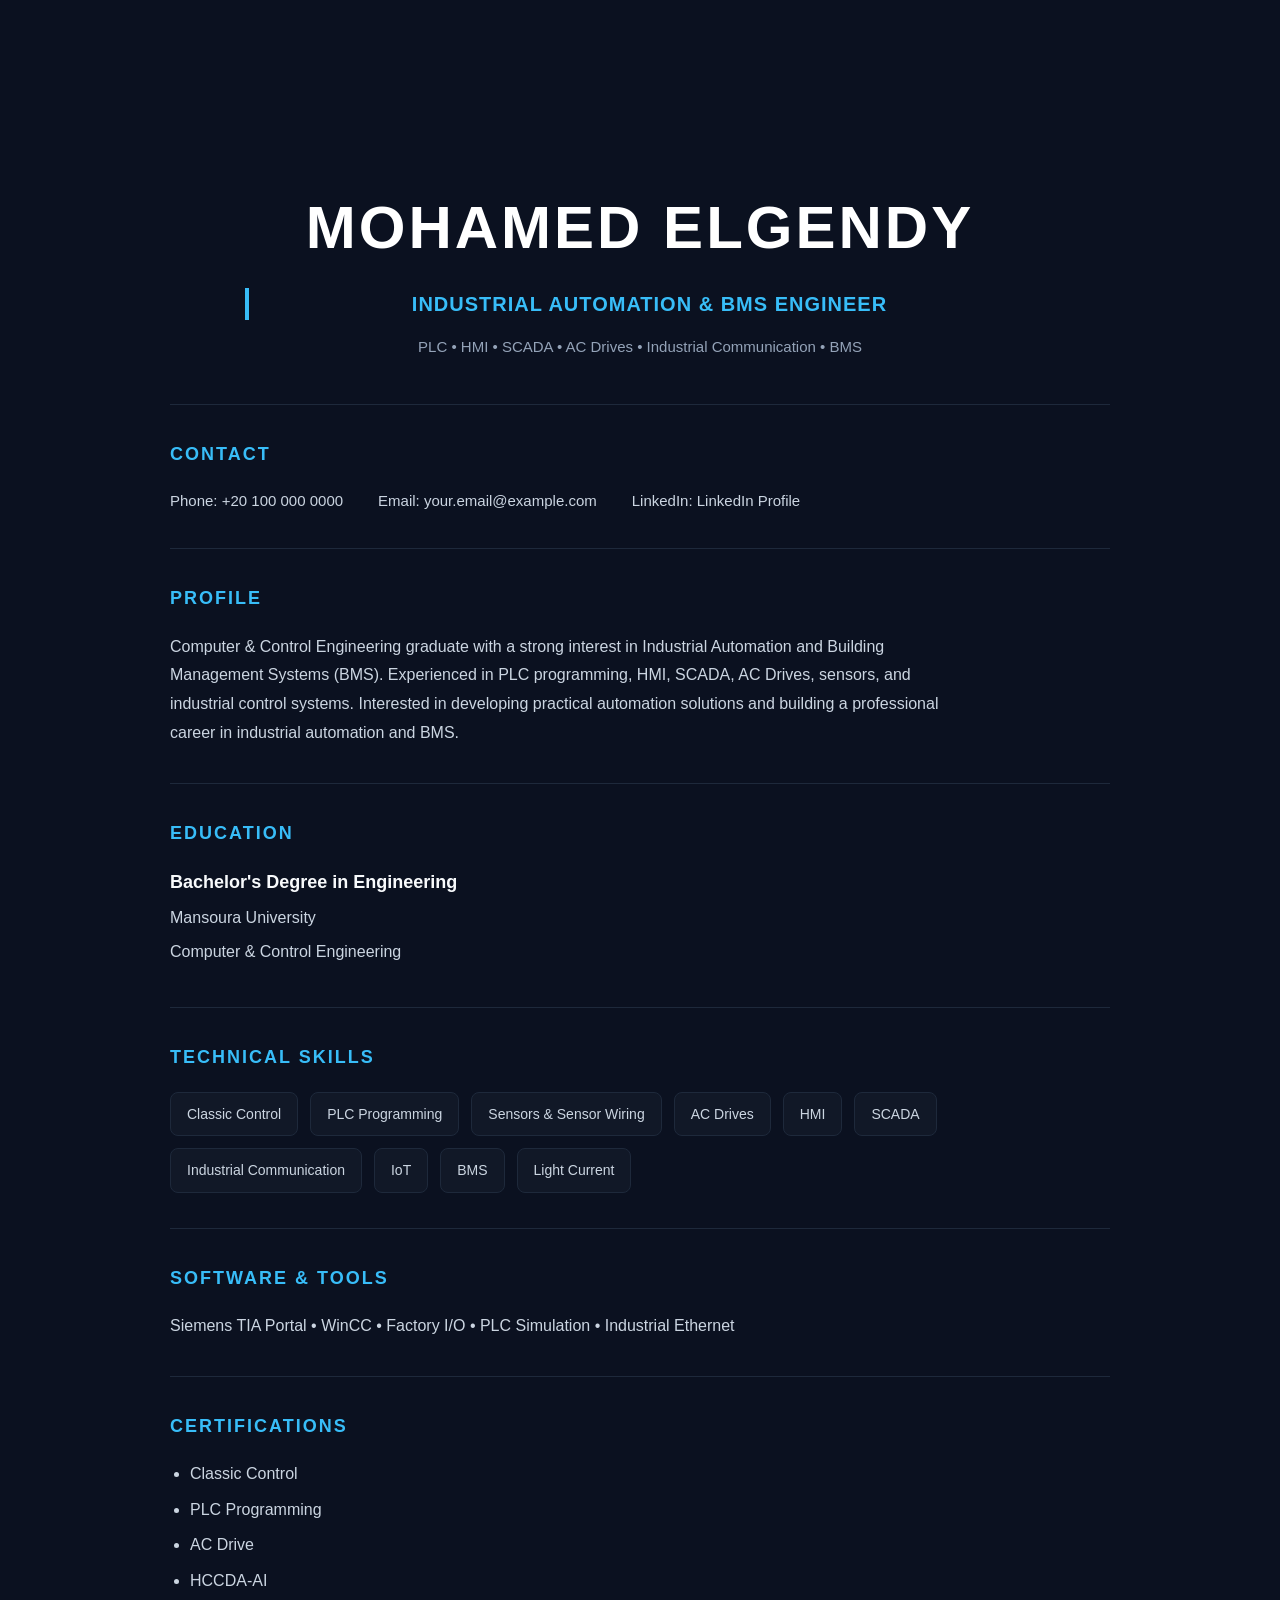
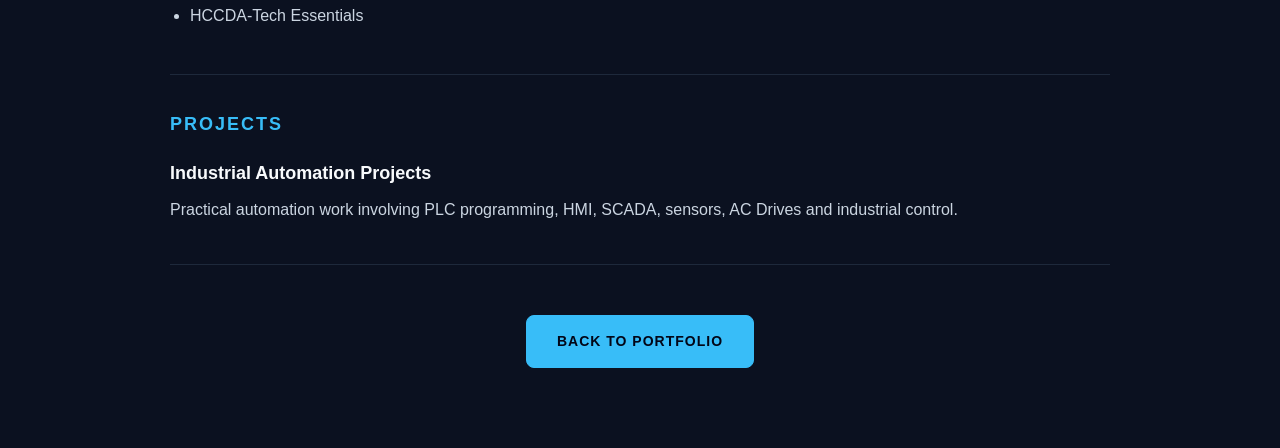
<file: cv.html>
<!DOCTYPE html>
<html lang="en">

<head>

    <meta charset="UTF-8">

    <meta name="viewport" content="width=device-width, initial-scale=1.0">

    <title>Mohamed ElGendy | CV</title>

    <link rel="stylesheet" href="style.css">

</head>


<body>

    <main class="cv-page">

        <!-- Header -->

        <section class="cv-header">

            <h1>
                MOHAMED ELGENDY
            </h1>

            <h2>
                INDUSTRIAL AUTOMATION & BMS ENGINEER
            </h2>

            <p>
                PLC • HMI • SCADA • AC Drives • Industrial Communication • BMS
            </p>

        </section>


        <!-- Contact -->

        <section class="cv-section">

            <h3>
                CONTACT
            </h3>

            <div class="cv-contact">

                <span>
                    Phone: +20 100 000 0000
                </span>

                <span>
                    Email: your.email@example.com
                </span>

                <span>
                    LinkedIn: LinkedIn Profile
                </span>

            </div>

        </section>


        <!-- Profile -->

        <section class="cv-section">

            <h3>
                PROFILE
            </h3>

            <p>
                Computer & Control Engineering graduate with a strong interest
                in Industrial Automation and Building Management Systems (BMS).
                Experienced in PLC programming, HMI, SCADA, AC Drives, sensors,
                and industrial control systems. Interested in developing
                practical automation solutions and building a professional
                career in industrial automation and BMS.
            </p>

        </section>


        <!-- Education -->

        <section class="cv-section">

            <h3>
                EDUCATION
            </h3>

            <div class="cv-item">

                <h4>
                    Bachelor's Degree in Engineering
                </h4>

                <p>
                    Mansoura University
                </p>

                <p>
                    Computer & Control Engineering
                </p>

            </div>

        </section>


        <!-- Technical Skills -->

        <section class="cv-section">

            <h3>
                TECHNICAL SKILLS
            </h3>

            <div class="cv-skills">

                <span>Classic Control</span>

                <span>PLC Programming</span>

                <span>Sensors & Sensor Wiring</span>

                <span>AC Drives</span>

                <span>HMI</span>

                <span>SCADA</span>

                <span>Industrial Communication</span>

                <span>IoT</span>

                <span>BMS</span>

                <span>Light Current</span>

            </div>

        </section>


        <!-- Software & Tools -->

        <section class="cv-section">

            <h3>
                SOFTWARE & TOOLS
            </h3>

            <p>
                Siemens TIA Portal • WinCC • Factory I/O • PLC Simulation
                • Industrial Ethernet
            </p>

        </section>


        <!-- Certifications -->

        <section class="cv-section">

            <h3>
                CERTIFICATIONS
            </h3>

            <ul>

                <li>
                    Classic Control
                </li>

                <li>
                    PLC Programming
                </li>

                <li>
                    AC Drive
                </li>

                <li>
                    HCCDA-AI
                </li>

                <li>
                    HCCDA-Tech Essentials
                </li>

            </ul>

        </section>


        <!-- Projects -->

        <section class="cv-section">

            <h3>
                PROJECTS
            </h3>

            <div class="cv-item">

                <h4>
                    Industrial Automation Projects
                </h4>

                <p>
                    Practical automation work involving PLC programming,
                    HMI, SCADA, sensors, AC Drives and industrial control.
                </p>

            </div>

        </section>


        <!-- Back -->

        <div class="cv-actions-page">

            <a href="index.html" class="cv-button">
                BACK TO PORTFOLIO
            </a>

        </div>

    </main>

</body>

</html>
</file>
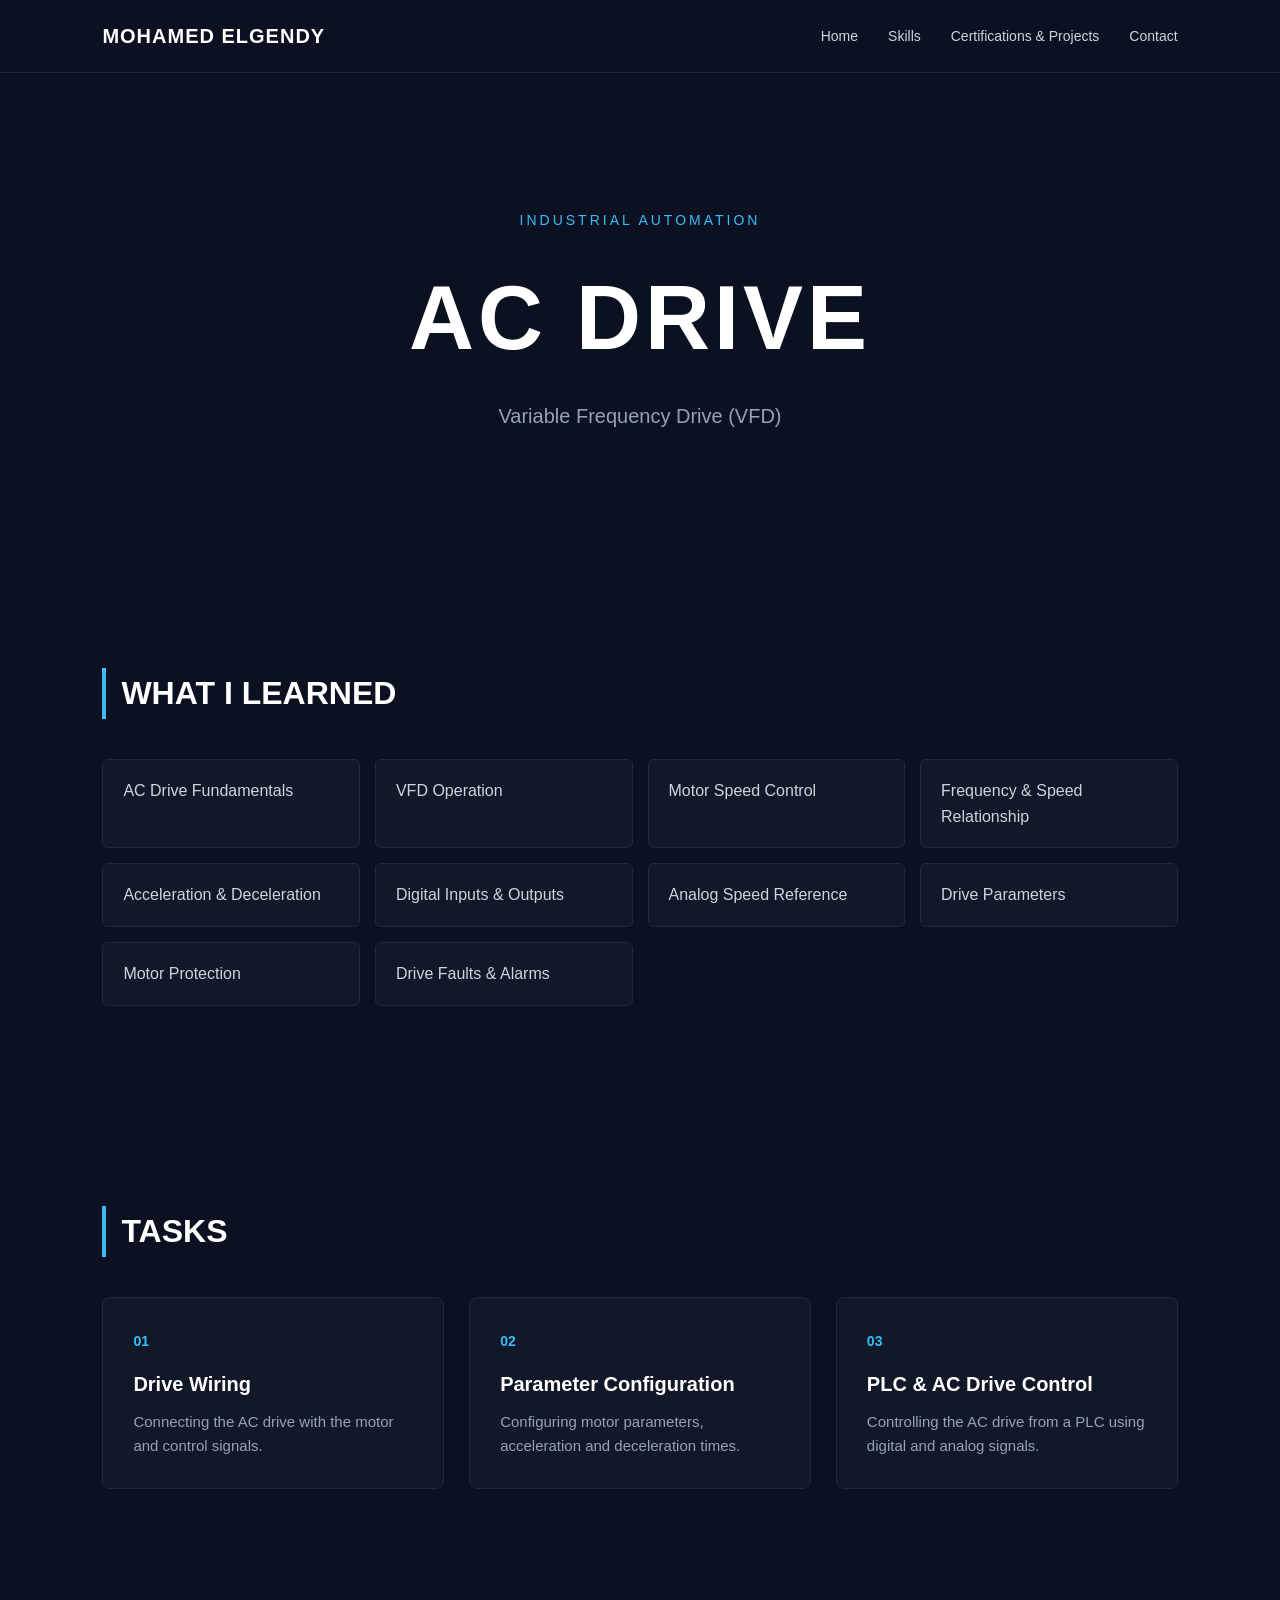
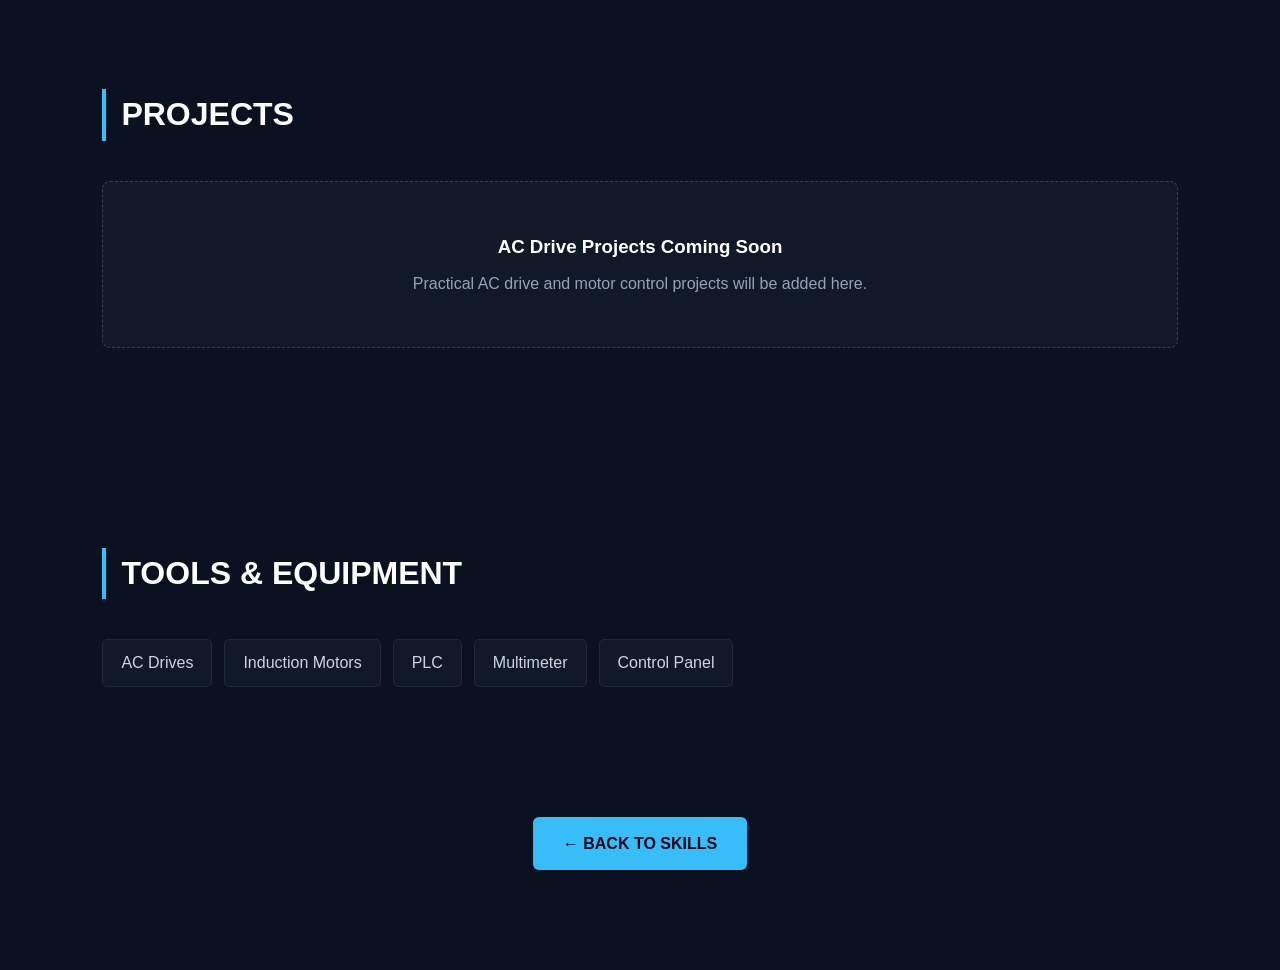
<file: skills/ac-drive.html>
<!DOCTYPE html>
<html lang="en">

<head>
    <meta charset="UTF-8">
    <meta name="viewport" content="width=device-width, initial-scale=1.0">

    <title>AC Drive | Mohamed ElGendy</title>

    <link rel="stylesheet" href="../style.css">
</head>

<body>

    <nav>

        <div class="logo">
            MOHAMED ELGENDY
        </div>

        <div class="nav-links">
            <a href="../index.html">Home</a>
            <a href="../index.html#skills">Skills</a>
            <a href="../index.html#projects">Certifications & Projects</a>

            <a href="../index.html#contact">Contact</a>
        </div>

    </nav>


    <!-- Skill Hero -->

    <header class="skill-hero">

        <p class="hero-small">
            INDUSTRIAL AUTOMATION
        </p>

        <h1>AC DRIVE</h1>

        <p>
            Variable Frequency Drive (VFD)
        </p>

    </header>


    <!-- What I Learned -->

    <section>

        <h2>WHAT I LEARNED</h2>

        <div class="learning-list">

            <div>AC Drive Fundamentals</div>

            <div>VFD Operation</div>

            <div>Motor Speed Control</div>

            <div>Frequency & Speed Relationship</div>

            <div>Acceleration & Deceleration</div>

            <div>Digital Inputs & Outputs</div>

            <div>Analog Speed Reference</div>

            <div>Drive Parameters</div>

            <div>Motor Protection</div>

            <div>Drive Faults & Alarms</div>

        </div>

    </section>


    <!-- Tasks -->

    <section>

        <h2>TASKS</h2>

        <div class="task-container">

            <div class="task-card">

                <span>01</span>

                <h3>Drive Wiring</h3>

                <p>
                    Connecting the AC drive with the
                    motor and control signals.
                </p>

            </div>


            <div class="task-card">

                <span>02</span>

                <h3>Parameter Configuration</h3>

                <p>
                    Configuring motor parameters,
                    acceleration and deceleration times.
                </p>

            </div>


            <div class="task-card">

                <span>03</span>

                <h3>PLC & AC Drive Control</h3>

                <p>
                    Controlling the AC drive from a PLC
                    using digital and analog signals.
                </p>

            </div>

        </div>

    </section>


    <!-- Projects -->

    <section>

        <h2>PROJECTS</h2>

        <div class="project-placeholder">

            <h3>AC Drive Projects Coming Soon</h3>

            <p>
                Practical AC drive and motor control
                projects will be added here.
            </p>

        </div>

    </section>


    <!-- Tools -->

    <section>

        <h2>TOOLS & EQUIPMENT</h2>

        <div class="tools-list">

            <span>AC Drives</span>
            <span>Induction Motors</span>
            <span>PLC</span>
            <span>Multimeter</span>
            <span>Control Panel</span>

        </div>

    </section>


    <!-- Back -->

    <section class="back-section">

        <a href="../index.html#skills" class="hero-button">
            ← BACK TO SKILLS
        </a>

    </section>


</body>

</html>
</file>
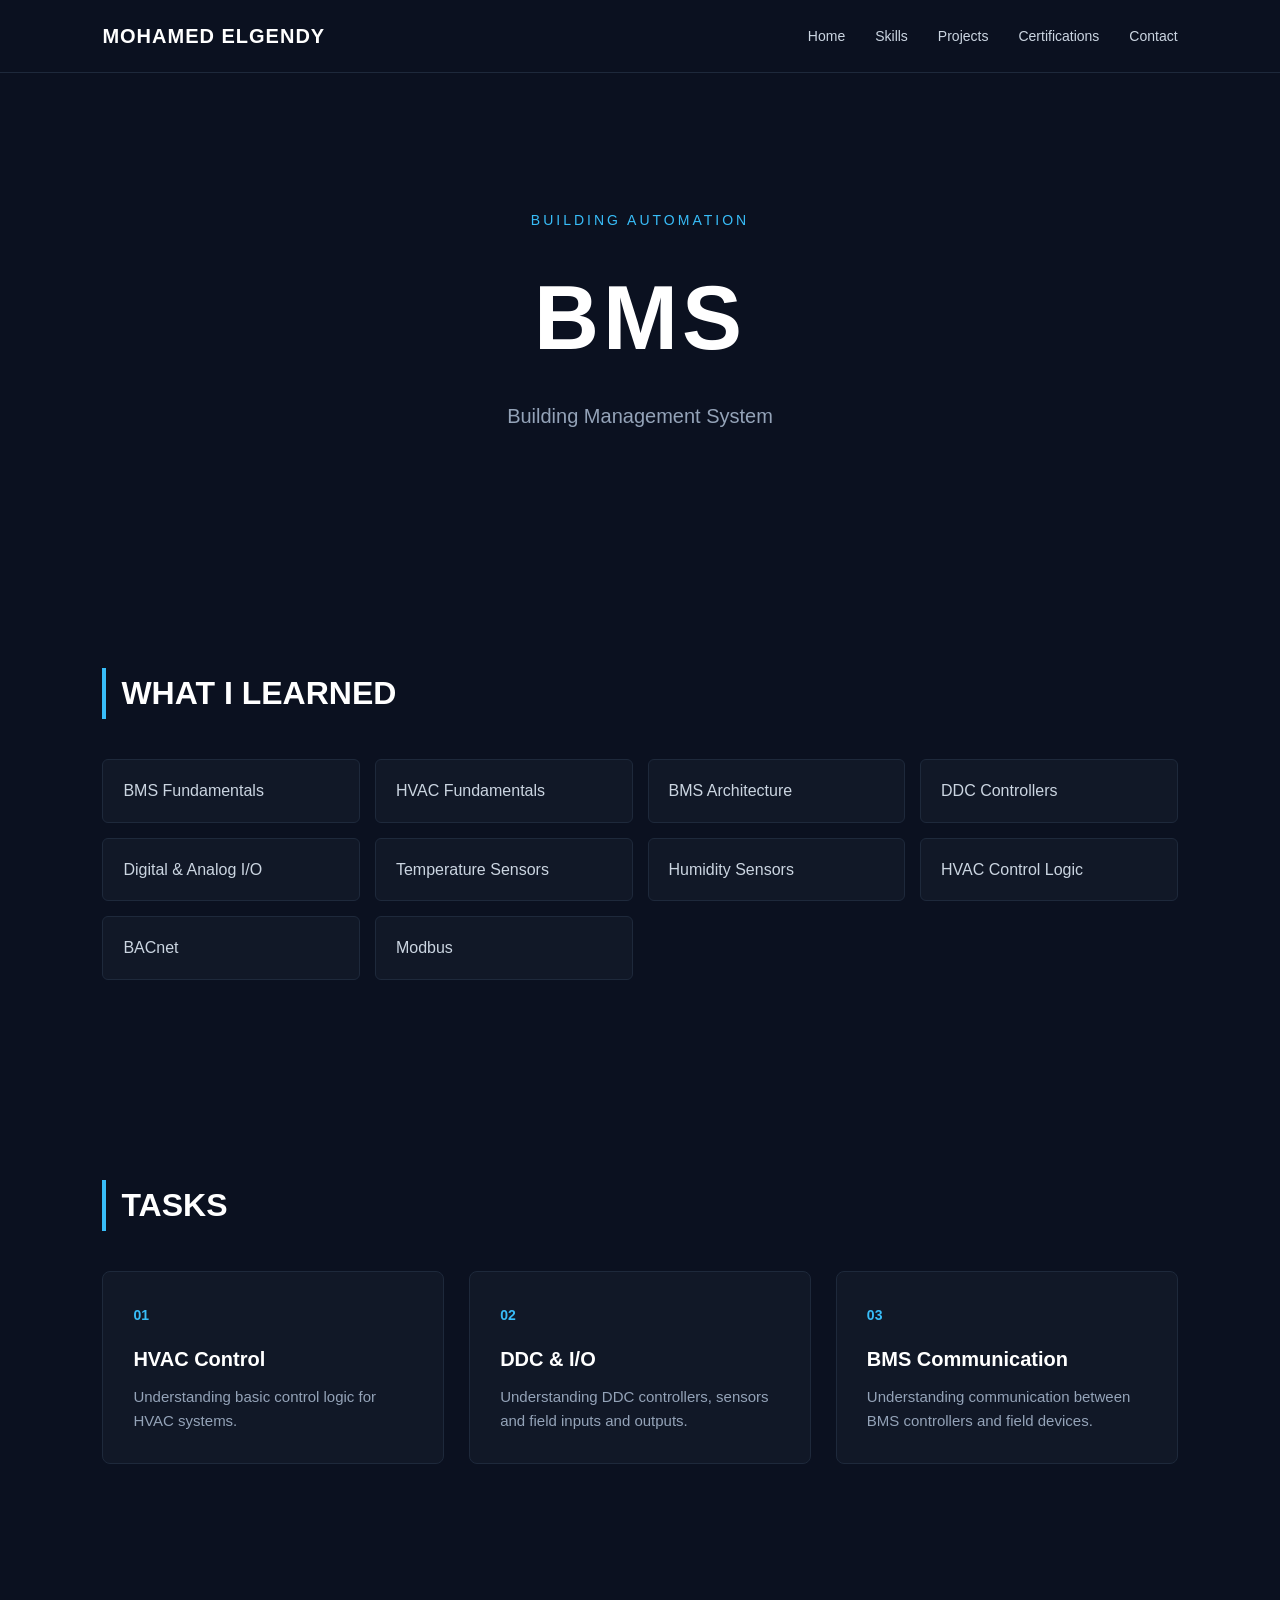
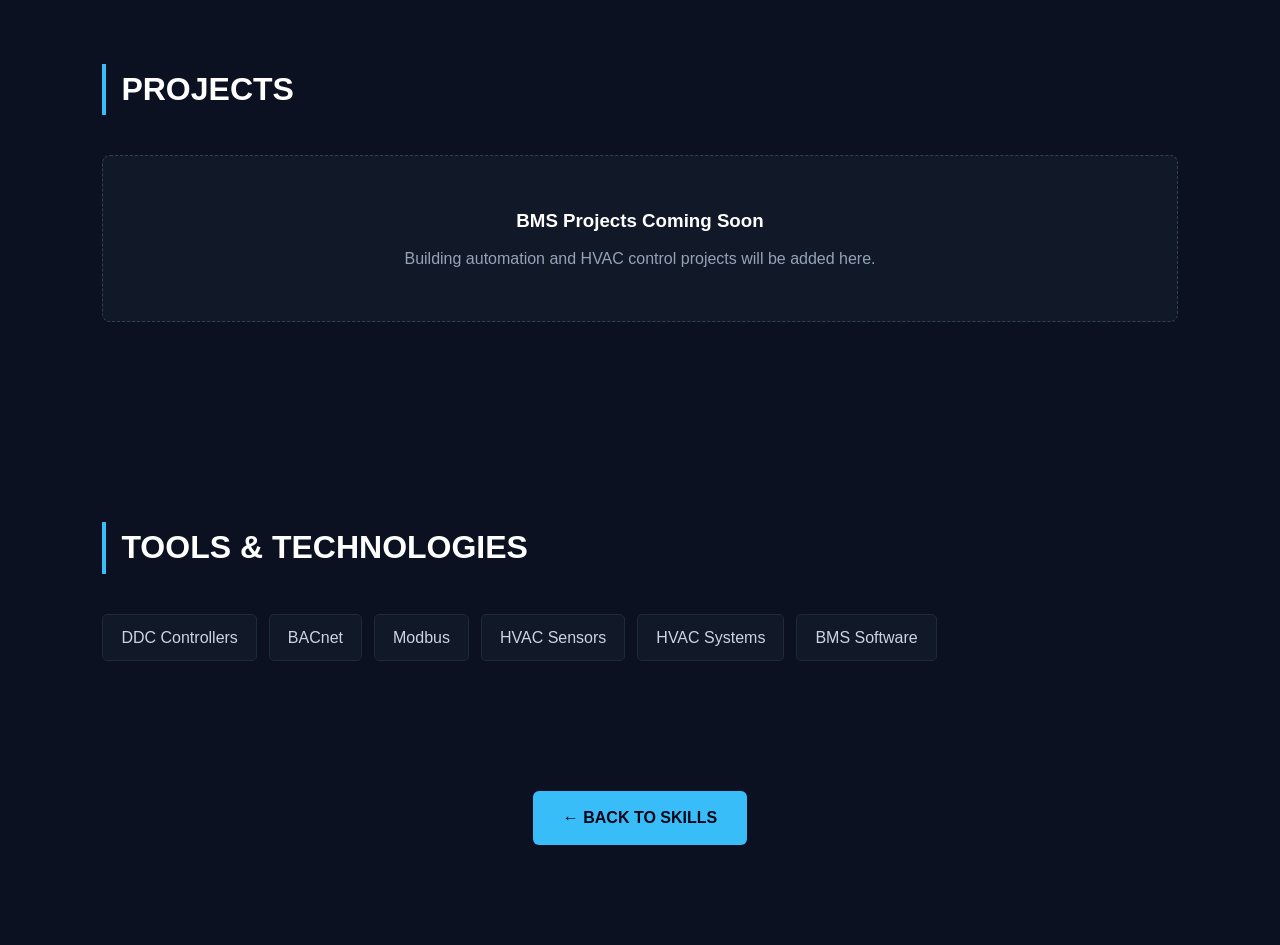
<file: skills/bms.html>
<!DOCTYPE html>
<html lang="en">

<head>

    <meta charset="UTF-8">
    <meta name="viewport" content="width=device-width, initial-scale=1.0">

    <title>BMS | Mohamed ElGendy</title>

    <link rel="stylesheet" href="../style.css">

</head>

<body>

    <nav>

        <div class="logo">
            MOHAMED ELGENDY
        </div>

        <div class="nav-links">
            <a href="../index.html">Home</a>
            <a href="../index.html#skills">Skills</a>
            <a href="../index.html#projects">Projects</a>
            <a href="../index.html#certifications">Certifications</a>
            <a href="../index.html#contact">Contact</a>
        </div>

    </nav>


    <header class="skill-hero">

        <p class="hero-small">
            BUILDING AUTOMATION
        </p>

        <h1>
            BMS
        </h1>

        <p>
            Building Management System
        </p>

    </header>


    <section>

        <h2>WHAT I LEARNED</h2>

        <div class="learning-list">

            <div>BMS Fundamentals</div>

            <div>HVAC Fundamentals</div>

            <div>BMS Architecture</div>

            <div>DDC Controllers</div>

            <div>Digital & Analog I/O</div>

            <div>Temperature Sensors</div>

            <div>Humidity Sensors</div>

            <div>HVAC Control Logic</div>

            <div>BACnet</div>

            <div>Modbus</div>

        </div>

    </section>


    <section>

        <h2>TASKS</h2>

        <div class="task-container">

            <div class="task-card">

                <span>01</span>

                <h3>HVAC Control</h3>

                <p>
                    Understanding basic control logic
                    for HVAC systems.
                </p>

            </div>


            <div class="task-card">

                <span>02</span>

                <h3>DDC & I/O</h3>

                <p>
                    Understanding DDC controllers,
                    sensors and field inputs and outputs.
                </p>

            </div>


            <div class="task-card">

                <span>03</span>

                <h3>BMS Communication</h3>

                <p>
                    Understanding communication between
                    BMS controllers and field devices.
                </p>

            </div>

        </div>

    </section>


    <section>

        <h2>PROJECTS</h2>

        <div class="project-placeholder">

            <h3>
                BMS Projects Coming Soon
            </h3>

            <p>
                Building automation and HVAC
                control projects will be added here.
            </p>

        </div>

    </section>


    <section>

        <h2>TOOLS & TECHNOLOGIES</h2>

        <div class="tools-list">

            <span>DDC Controllers</span>
            <span>BACnet</span>
            <span>Modbus</span>
            <span>HVAC Sensors</span>
            <span>HVAC Systems</span>
            <span>BMS Software</span>

        </div>

    </section>


    <section class="back-section">

        <a href="../index.html#skills" class="hero-button">
            ← BACK TO SKILLS
        </a>

    </section>


</body>

</html>
</file>
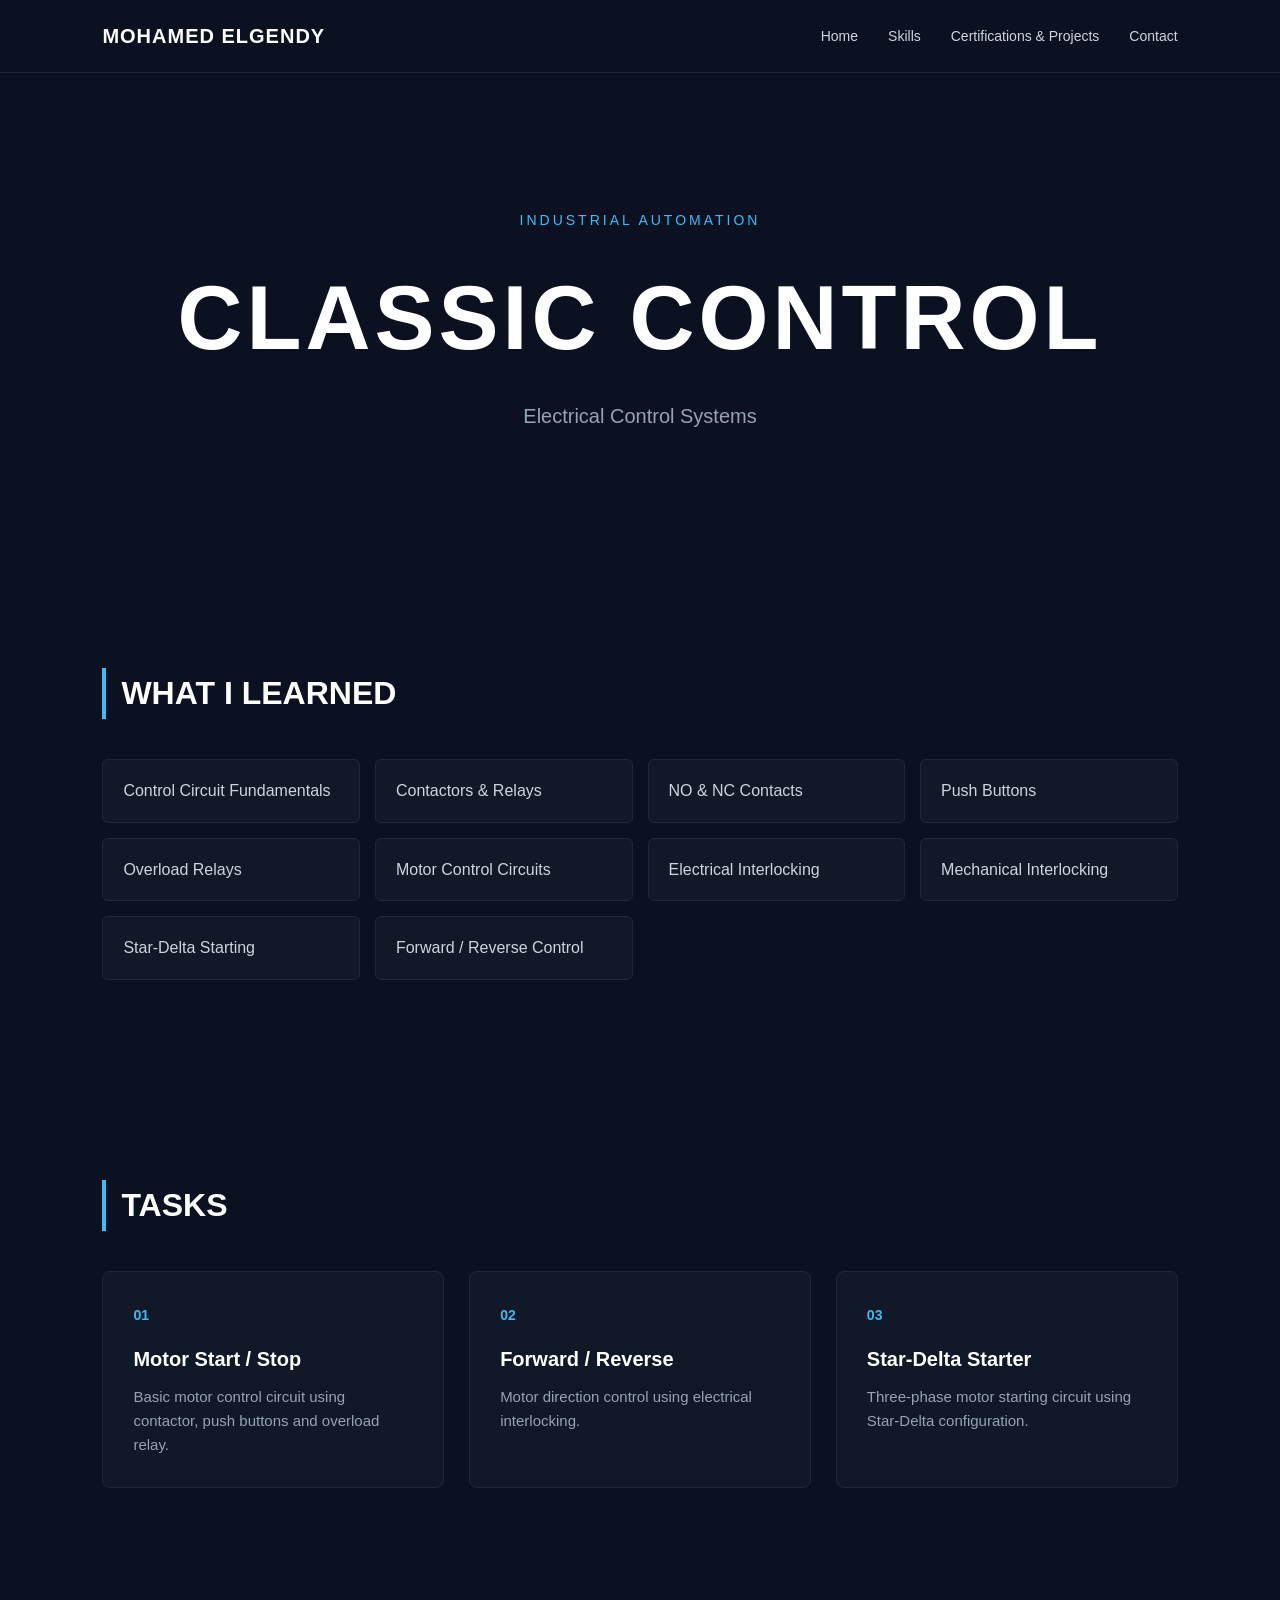
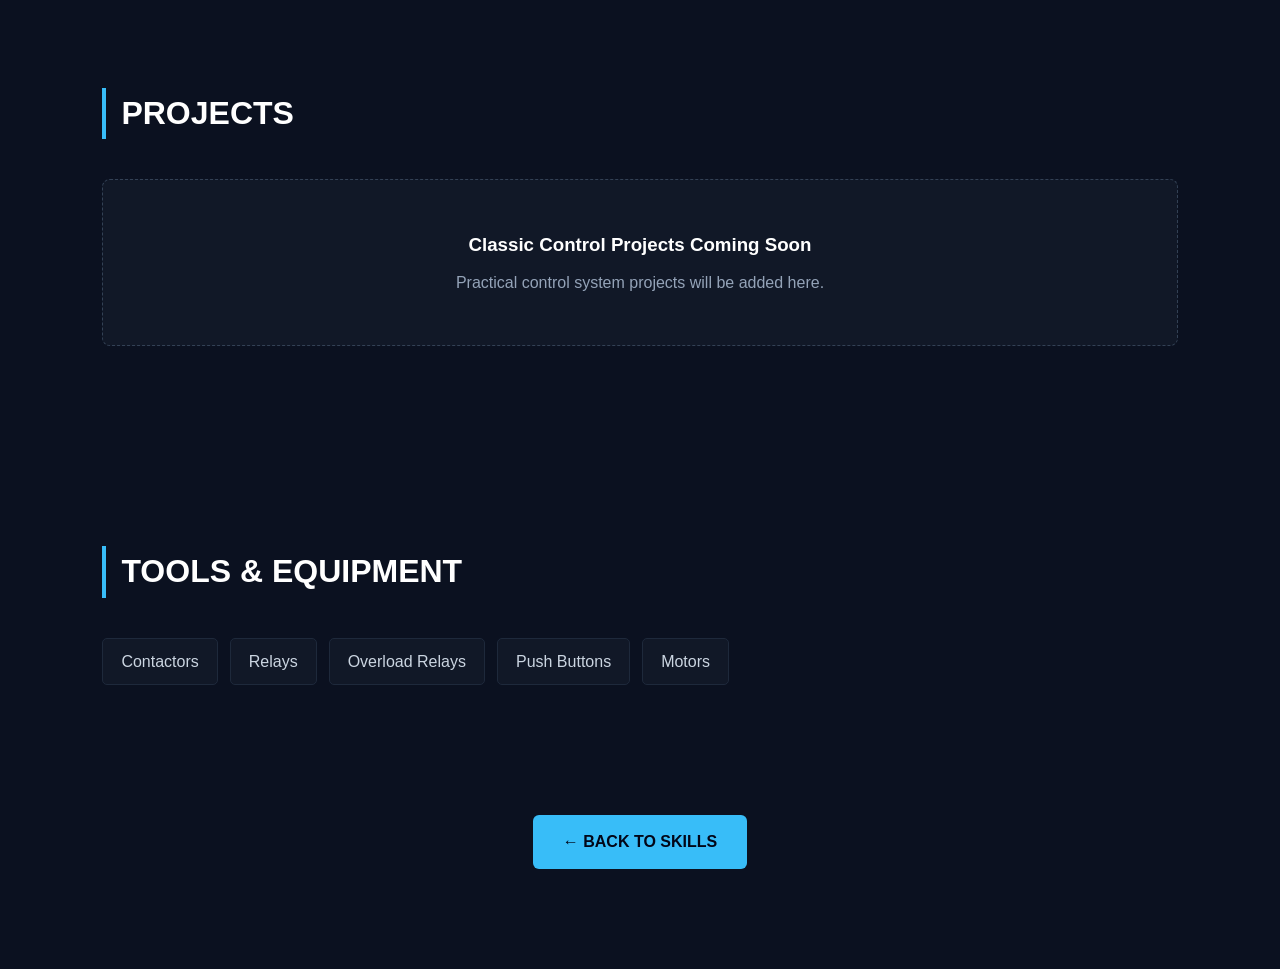
<file: skills/classic-control.html>
<!DOCTYPE html>
<html lang="en">

<head>
    <meta charset="UTF-8">
    <meta name="viewport" content="width=device-width, initial-scale=1.0">

    <title>Classic Control | Mohamed ElGendy</title>

    <link rel="stylesheet" href="../style.css">
</head>

<body>

    <!-- Navigation -->
    <nav>

        <div class="logo">
            MOHAMED ELGENDY
        </div>

        <div class="nav-links">
            <a href="../index.html">Home</a>
            <a href="../index.html#skills">Skills</a>
            <a href="../index.html#projects">Certifications & Projects</a>

            <a href="../index.html#contact">Contact</a>
        </div>

    </nav>


    <!-- Skill Hero -->

    <header class="skill-hero">

        <p class="hero-small">
            INDUSTRIAL AUTOMATION
        </p>

        <h1>CLASSIC CONTROL</h1>

        <p>
            Electrical Control Systems
        </p>

    </header>


    <!-- What I Learned -->

    <section>

        <h2>WHAT I LEARNED</h2>

        <div class="learning-list">

            <div>Control Circuit Fundamentals</div>

            <div>Contactors & Relays</div>

            <div>NO & NC Contacts</div>

            <div>Push Buttons</div>

            <div>Overload Relays</div>

            <div>Motor Control Circuits</div>

            <div>Electrical Interlocking</div>

            <div>Mechanical Interlocking</div>

            <div>Star-Delta Starting</div>

            <div>Forward / Reverse Control</div>

        </div>

    </section>


    <!-- Tasks -->

    <section>

        <h2>TASKS</h2>

        <div class="task-container">

            <div class="task-card">

                <span>01</span>

                <h3>Motor Start / Stop</h3>

                <p>
                    Basic motor control circuit using
                    contactor, push buttons and overload relay.
                </p>

            </div>


            <div class="task-card">

                <span>02</span>

                <h3>Forward / Reverse</h3>

                <p>
                    Motor direction control using
                    electrical interlocking.
                </p>

            </div>


            <div class="task-card">

                <span>03</span>

                <h3>Star-Delta Starter</h3>

                <p>
                    Three-phase motor starting circuit
                    using Star-Delta configuration.
                </p>

            </div>

        </div>

    </section>


    <!-- Projects -->

    <section>

        <h2>PROJECTS</h2>

        <div class="project-placeholder">

            <h3>Classic Control Projects Coming Soon</h3>

            <p>
                Practical control system projects will
                be added here.
            </p>

        </div>

    </section>


    <!-- Tools -->

    <section>

        <h2>TOOLS & EQUIPMENT</h2>

        <div class="tools-list">

            <span>Contactors</span>
            <span>Relays</span>
            <span>Overload Relays</span>
            <span>Push Buttons</span>
            <span>Motors</span>

        </div>

    </section>


    <!-- Back -->

    <section class="back-section">

        <a href="../index.html#skills" class="hero-button">
            ← BACK TO SKILLS
        </a>

    </section>


</body>

</html>
</file>
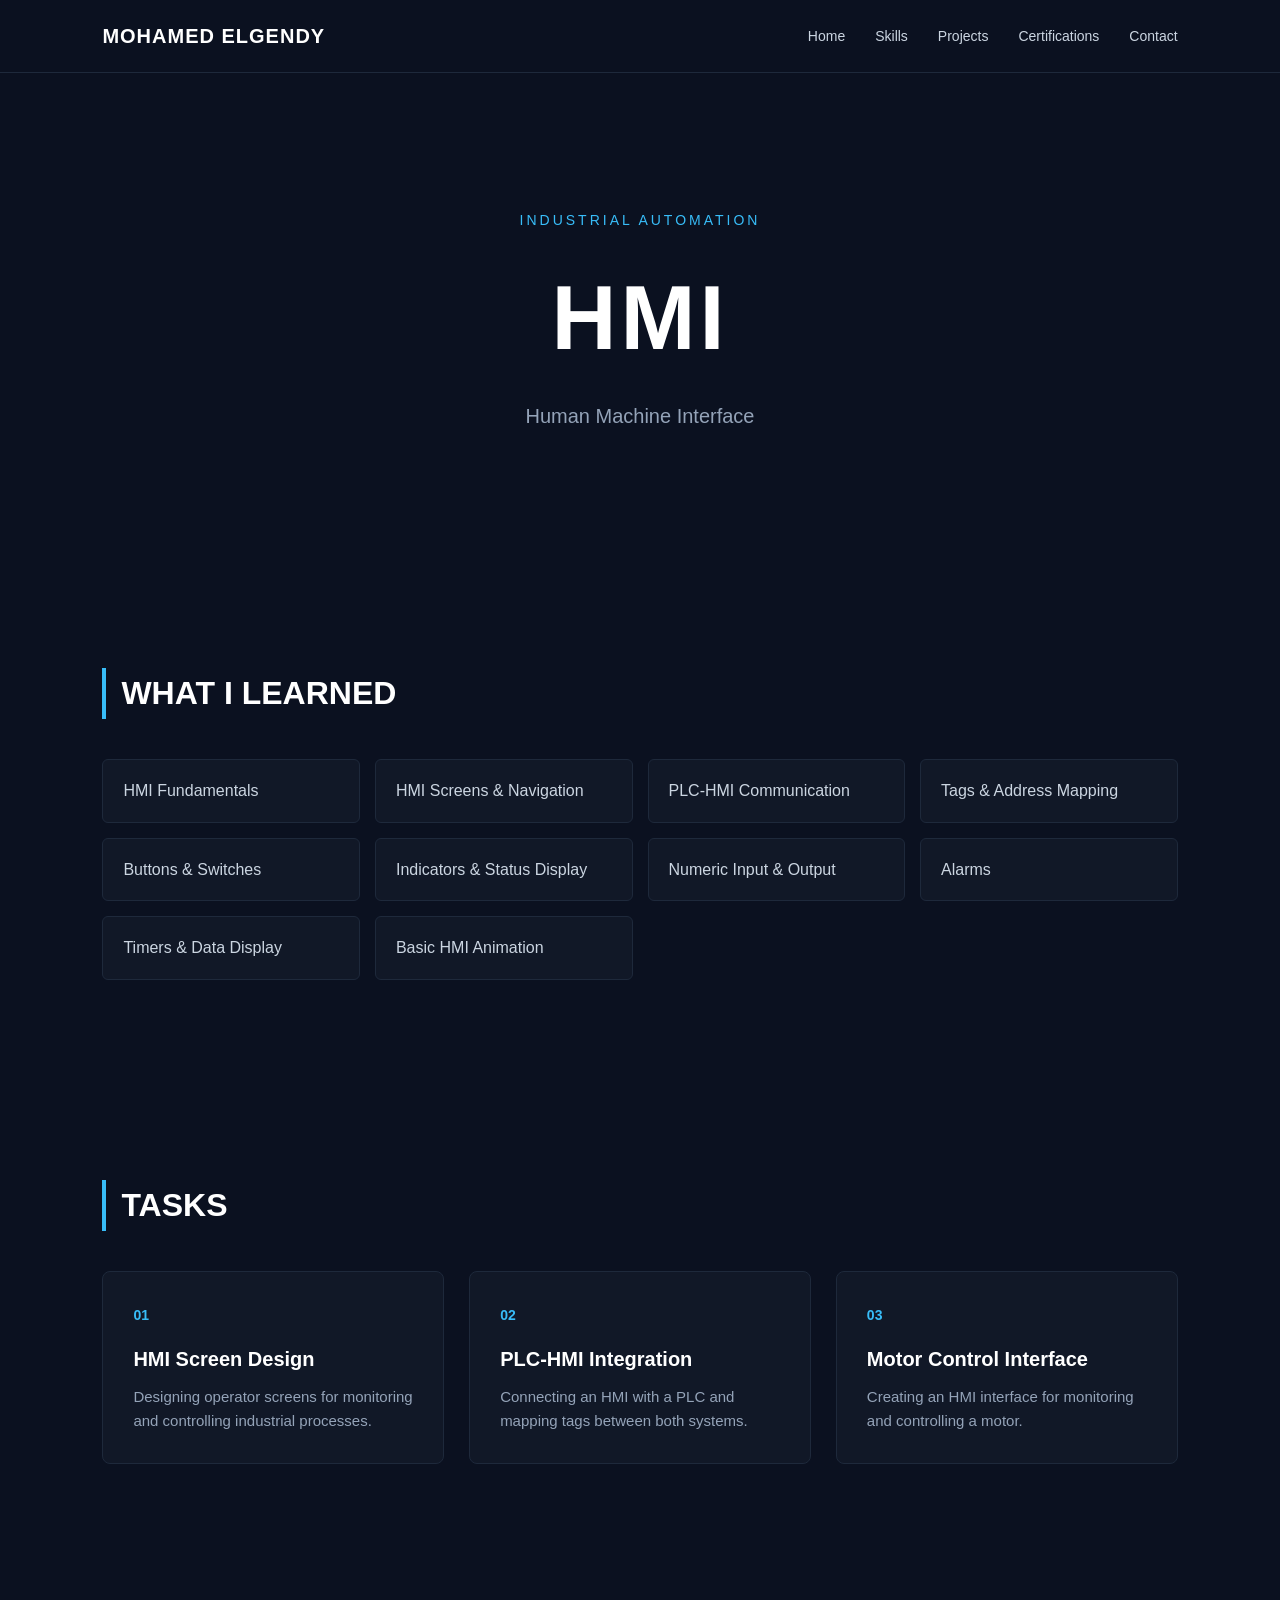
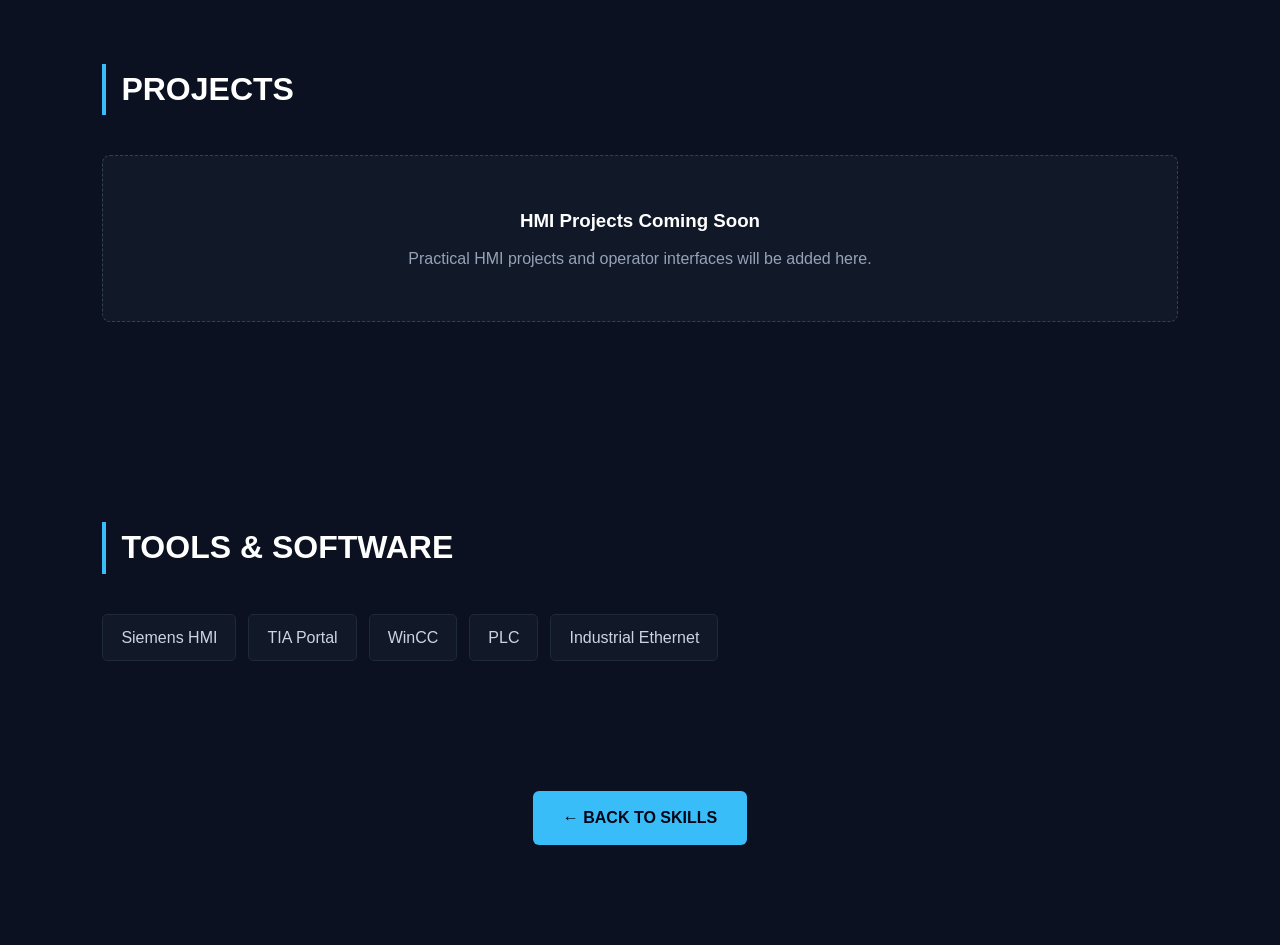
<file: skills/hmi.html>
<!DOCTYPE html>
<html lang="en">

<head>

    <meta charset="UTF-8">
    <meta name="viewport" content="width=device-width, initial-scale=1.0">

    <title>HMI | Mohamed ElGendy</title>

    <link rel="stylesheet" href="../style.css">

</head>


<body>


    <!-- Navigation -->

    <nav>

        <div class="logo">
            MOHAMED ELGENDY
        </div>

        <div class="nav-links">

            <a href="../index.html">Home</a>
            <a href="../index.html#skills">Skills</a>
            <a href="../index.html#projects">Projects</a>
            <a href="../index.html#certifications">Certifications</a>
            <a href="../index.html#contact">Contact</a>

        </div>

    </nav>



    <!-- Skill Hero -->

    <header class="skill-hero">

        <p class="hero-small">
            INDUSTRIAL AUTOMATION
        </p>

        <h1>
            HMI
        </h1>

        <p>
            Human Machine Interface
        </p>

    </header>



    <!-- What I Learned -->

    <section>

        <h2>
            WHAT I LEARNED
        </h2>


        <div class="learning-list">

            <div>HMI Fundamentals</div>

            <div>HMI Screens & Navigation</div>

            <div>PLC-HMI Communication</div>

            <div>Tags & Address Mapping</div>

            <div>Buttons & Switches</div>

            <div>Indicators & Status Display</div>

            <div>Numeric Input & Output</div>

            <div>Alarms</div>

            <div>Timers & Data Display</div>

            <div>Basic HMI Animation</div>

        </div>

    </section>



    <!-- Tasks -->

    <section>

        <h2>
            TASKS
        </h2>


        <div class="task-container">


            <div class="task-card">

                <span>01</span>

                <h3>
                    HMI Screen Design
                </h3>

                <p>
                    Designing operator screens for
                    monitoring and controlling industrial processes.
                </p>

            </div>


            <div class="task-card">

                <span>02</span>

                <h3>
                    PLC-HMI Integration
                </h3>

                <p>
                    Connecting an HMI with a PLC and
                    mapping tags between both systems.
                </p>

            </div>


            <div class="task-card">

                <span>03</span>

                <h3>
                    Motor Control Interface
                </h3>

                <p>
                    Creating an HMI interface for
                    monitoring and controlling a motor.
                </p>

            </div>


        </div>

    </section>



    <!-- Projects -->

    <section>

        <h2>
            PROJECTS
        </h2>


        <div class="project-placeholder">

            <h3>
                HMI Projects Coming Soon
            </h3>

            <p>
                Practical HMI projects and
                operator interfaces will be added here.
            </p>

        </div>

    </section>



    <!-- Tools -->

    <section>

        <h2>
            TOOLS & SOFTWARE
        </h2>


        <div class="tools-list">

            <span>Siemens HMI</span>

            <span>TIA Portal</span>

            <span>WinCC</span>

            <span>PLC</span>

            <span>Industrial Ethernet</span>

        </div>

    </section>



    <!-- Back -->

    <section class="back-section">

        <a href="../index.html#skills" class="hero-button">
            ← BACK TO SKILLS
        </a>

    </section>



</body>

</html>
</file>
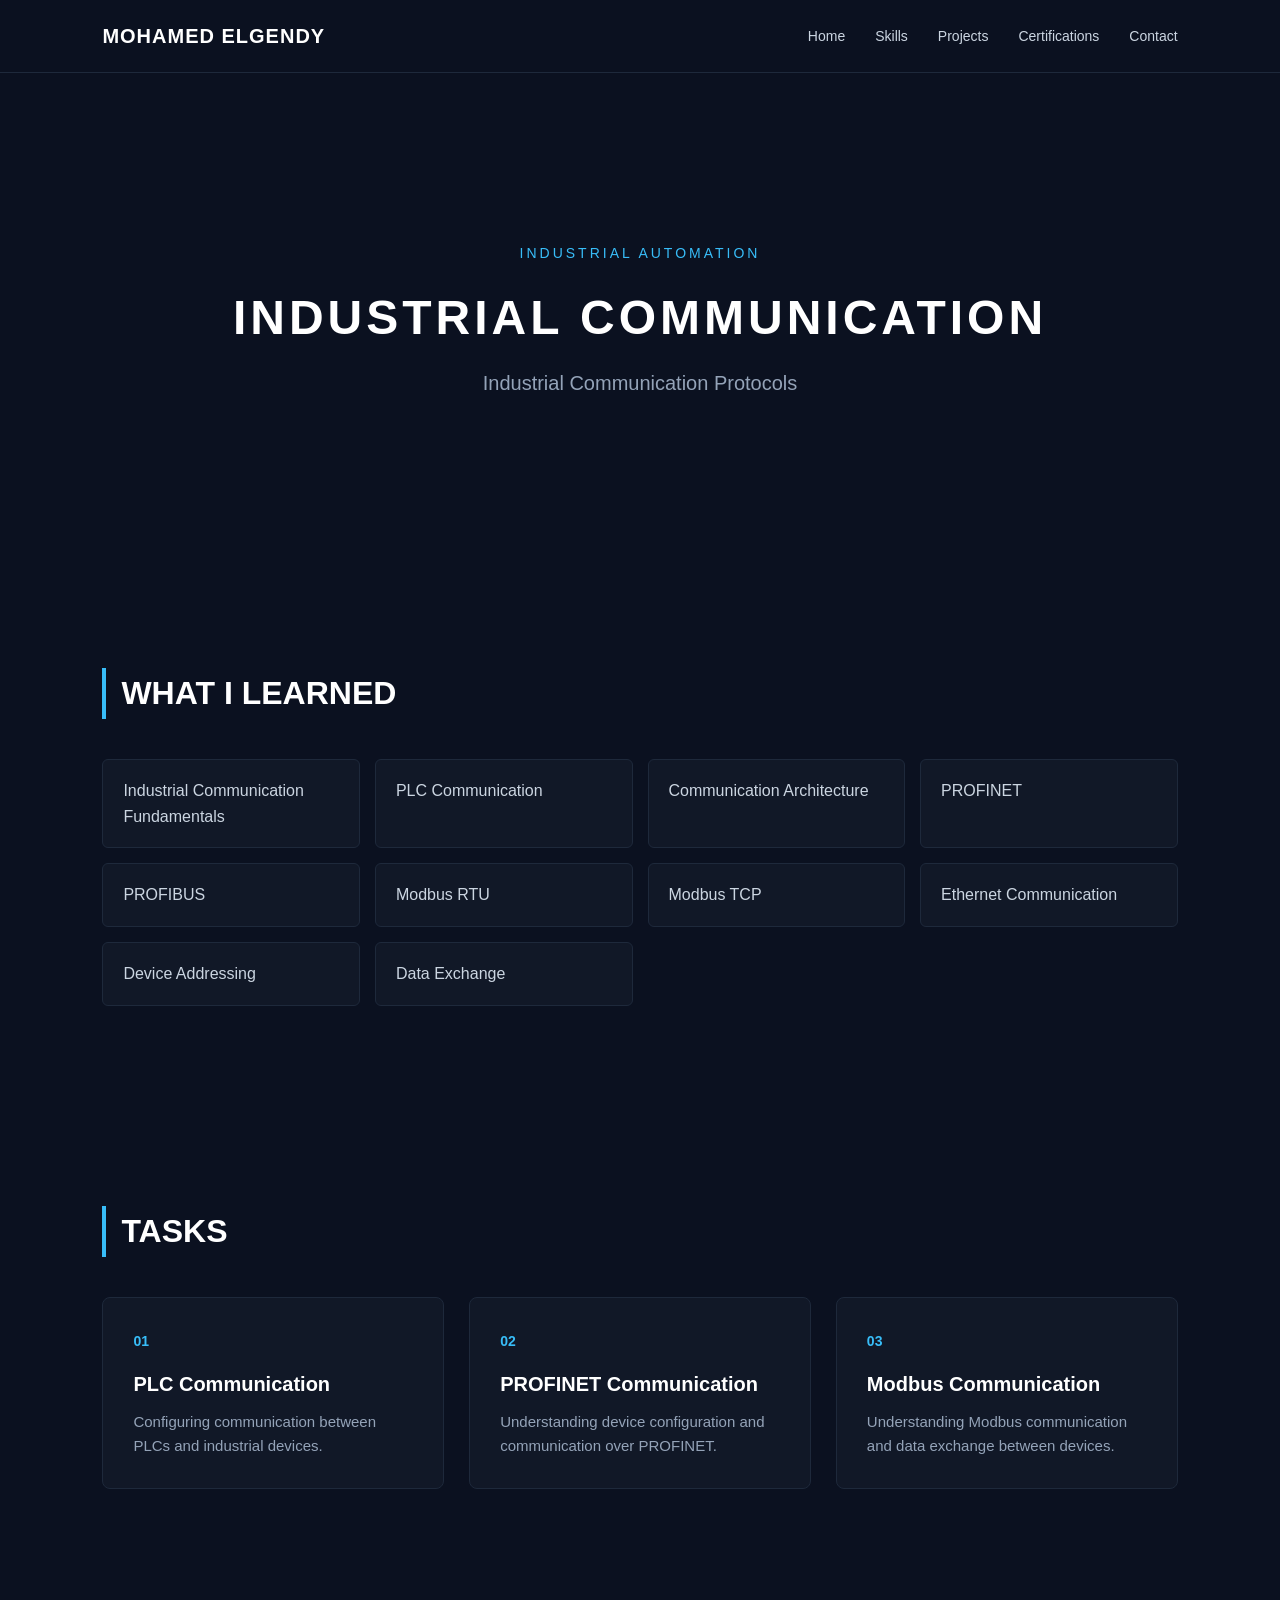
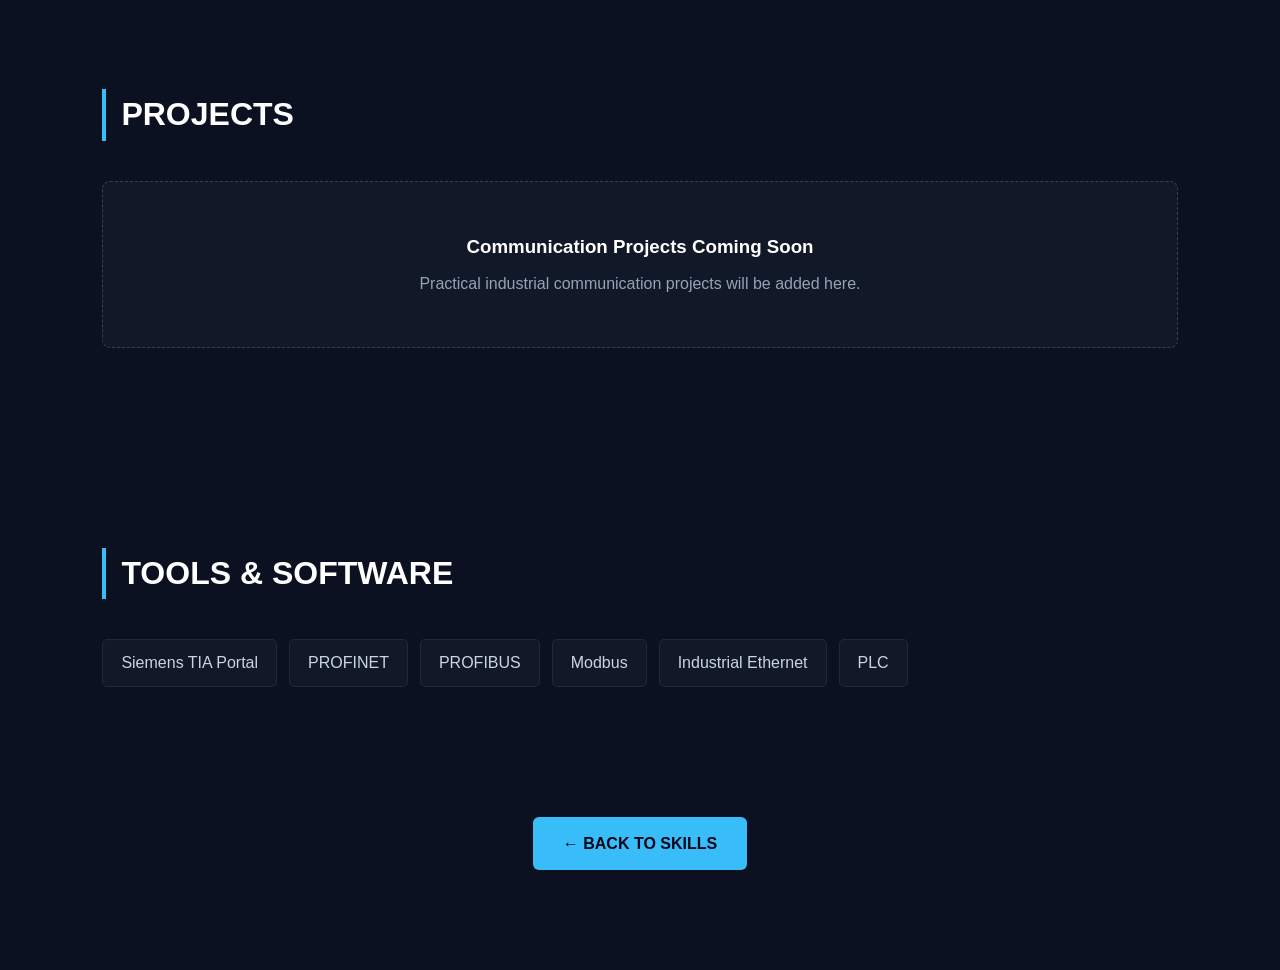
<file: skills/industrial-communication.html>
<!DOCTYPE html>
<html lang="en">

<head>

    <meta charset="UTF-8">
    <meta name="viewport" content="width=device-width, initial-scale=1.0">

    <title>Industrial Communication | Mohamed ElGendy</title>

    <link rel="stylesheet" href="../style.css">

    <style>
        /* =========================
           INDUSTRIAL COMMUNICATION TITLE
        ========================= */

        .communication-title {
            font-size: 48px !important;
        }

        @media (max-width: 768px) {

            .communication-title {
                font-size: 36px !important;
            }

        }
    </style>

</head>

<body>

    <nav>

        <div class="logo">
            MOHAMED ELGENDY
        </div>

        <div class="nav-links">
            <a href="../index.html">Home</a>
            <a href="../index.html#skills">Skills</a>
            <a href="../index.html#projects">Projects</a>
            <a href="../index.html#certifications">Certifications</a>
            <a href="../index.html#contact">Contact</a>
        </div>

    </nav>


    <header class="skill-hero">

        <p class="hero-small">
            INDUSTRIAL AUTOMATION
        </p>

        <h1 class="communication-title">
            INDUSTRIAL COMMUNICATION
        </h1>

        <p>
            Industrial Communication Protocols
        </p>

    </header>


    <section>

        <h2>WHAT I LEARNED</h2>

        <div class="learning-list">

            <div>Industrial Communication Fundamentals</div>

            <div>PLC Communication</div>

            <div>Communication Architecture</div>

            <div>PROFINET</div>

            <div>PROFIBUS</div>

            <div>Modbus RTU</div>

            <div>Modbus TCP</div>

            <div>Ethernet Communication</div>

            <div>Device Addressing</div>

            <div>Data Exchange</div>

        </div>

    </section>


    <section>

        <h2>TASKS</h2>

        <div class="task-container">

            <div class="task-card">

                <span>01</span>

                <h3>PLC Communication</h3>

                <p>
                    Configuring communication between
                    PLCs and industrial devices.
                </p>

            </div>


            <div class="task-card">

                <span>02</span>

                <h3>PROFINET Communication</h3>

                <p>
                    Understanding device configuration
                    and communication over PROFINET.
                </p>

            </div>


            <div class="task-card">

                <span>03</span>

                <h3>Modbus Communication</h3>

                <p>
                    Understanding Modbus communication
                    and data exchange between devices.
                </p>

            </div>

        </div>

    </section>


    <section>

        <h2>PROJECTS</h2>

        <div class="project-placeholder">

            <h3>
                Communication Projects Coming Soon
            </h3>

            <p>
                Practical industrial communication
                projects will be added here.
            </p>

        </div>

    </section>


    <section>

        <h2>TOOLS & SOFTWARE</h2>

        <div class="tools-list">

            <span>Siemens TIA Portal</span>

            <span>PROFINET</span>

            <span>PROFIBUS</span>

            <span>Modbus</span>

            <span>Industrial Ethernet</span>

            <span>PLC</span>

        </div>

    </section>


    <section class="back-section">

        <a href="../index.html#skills" class="hero-button">
            ← BACK TO SKILLS
        </a>

    </section>


</body>

</html>
</file>
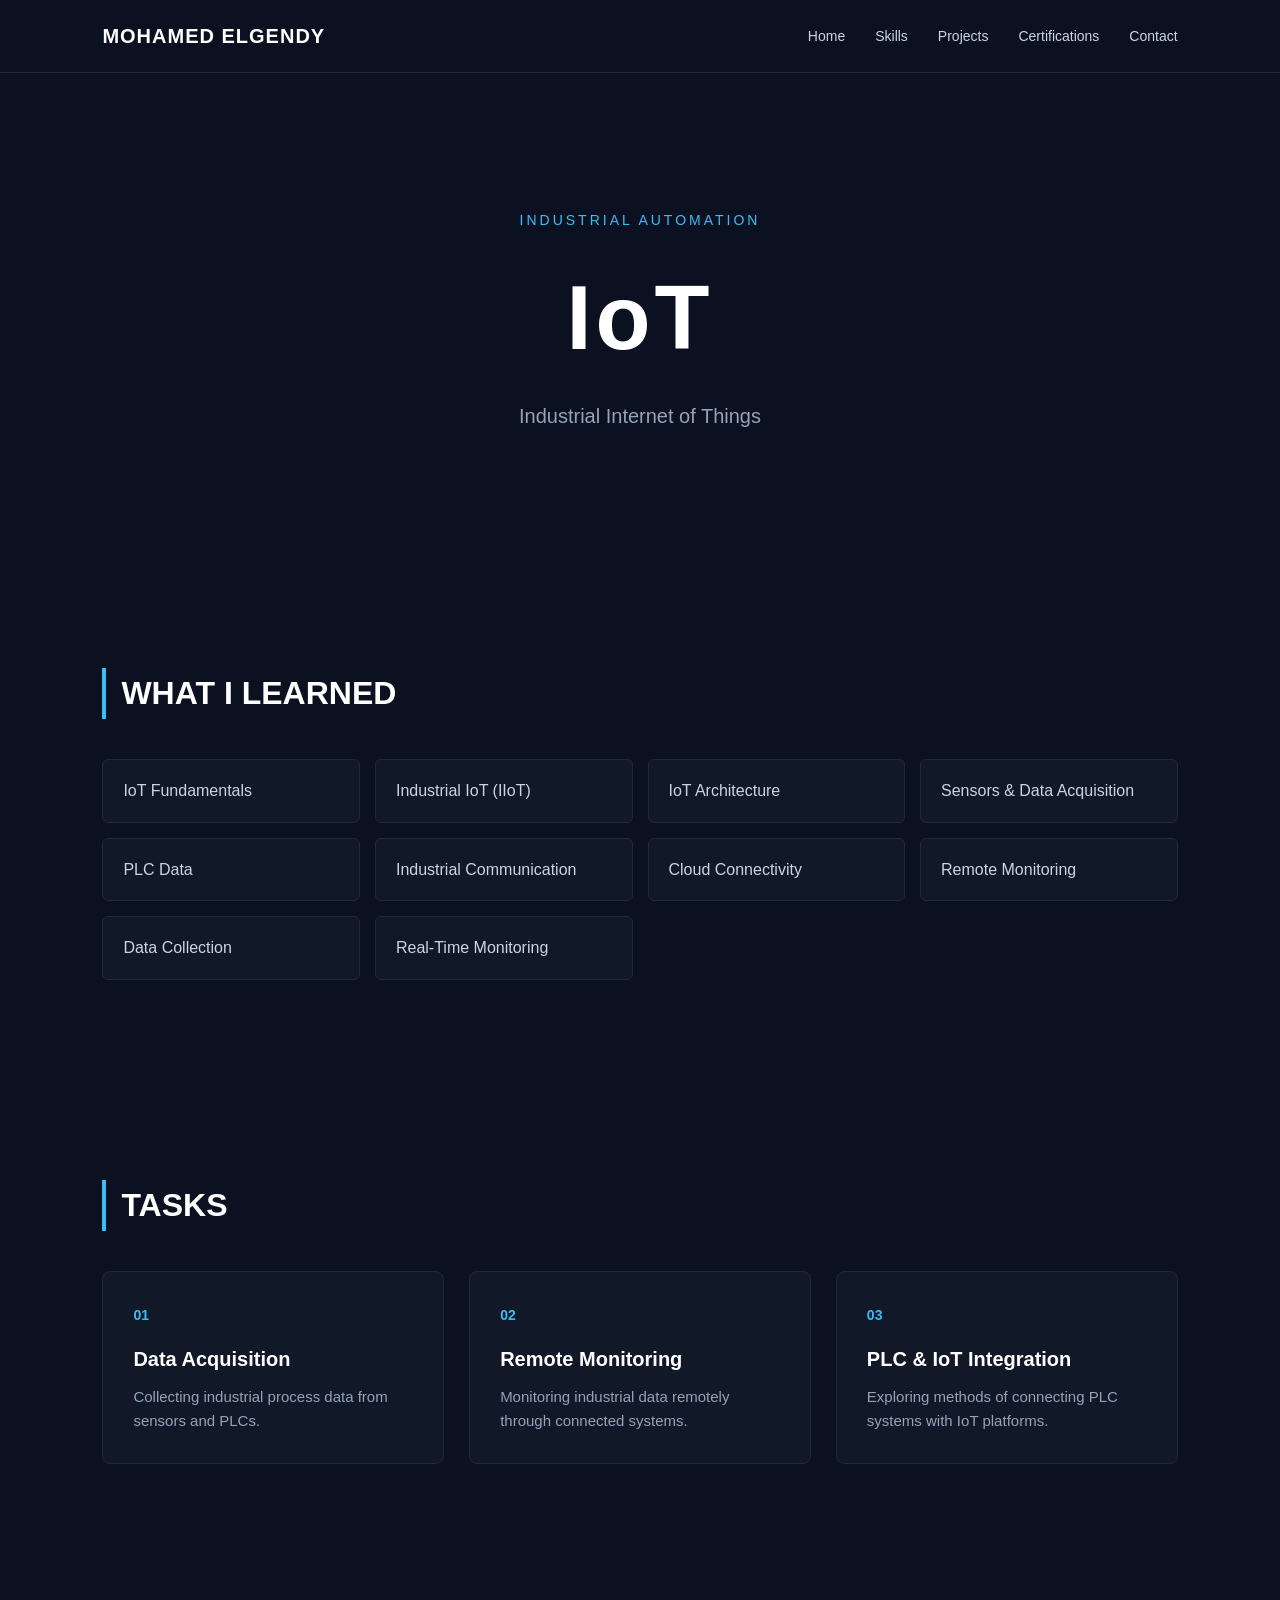
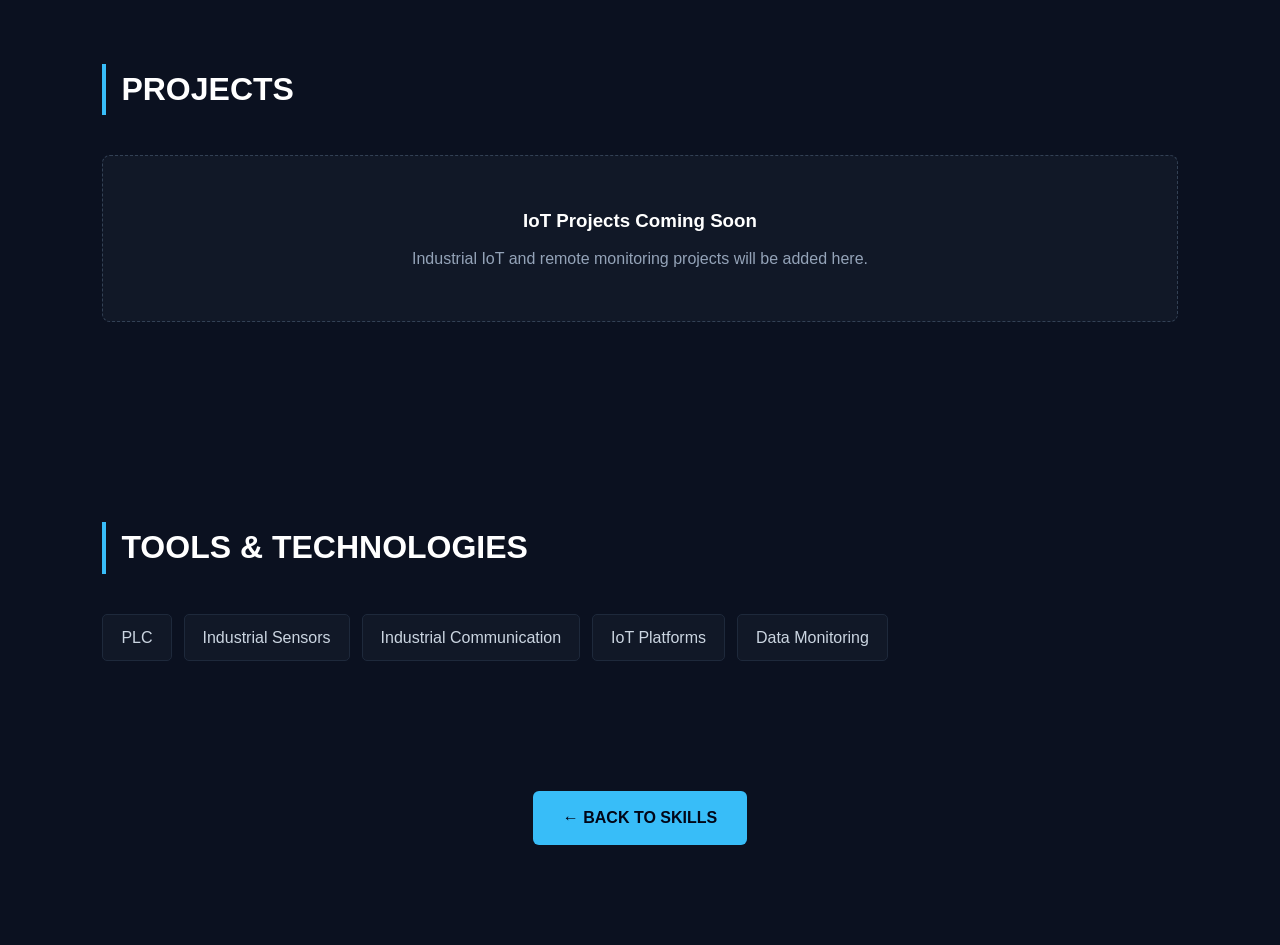
<file: skills/iot.html>
<!DOCTYPE html>
<html lang="en">

<head>

    <meta charset="UTF-8">
    <meta name="viewport" content="width=device-width, initial-scale=1.0">

    <title>IoT | Mohamed ElGendy</title>

    <link rel="stylesheet" href="../style.css">

</head>

<body>

    <nav>

        <div class="logo">
            MOHAMED ELGENDY
        </div>

        <div class="nav-links">
            <a href="../index.html">Home</a>
            <a href="../index.html#skills">Skills</a>
            <a href="../index.html#projects">Projects</a>
            <a href="../index.html#certifications">Certifications</a>
            <a href="../index.html#contact">Contact</a>
        </div>

    </nav>


    <header class="skill-hero">

        <p class="hero-small">
            INDUSTRIAL AUTOMATION
        </p>

        <h1>
            IoT
        </h1>

        <p>
            Industrial Internet of Things
        </p>

    </header>


    <section>

        <h2>WHAT I LEARNED</h2>

        <div class="learning-list">

            <div>IoT Fundamentals</div>

            <div>Industrial IoT (IIoT)</div>

            <div>IoT Architecture</div>

            <div>Sensors & Data Acquisition</div>

            <div>PLC Data</div>

            <div>Industrial Communication</div>

            <div>Cloud Connectivity</div>

            <div>Remote Monitoring</div>

            <div>Data Collection</div>

            <div>Real-Time Monitoring</div>

        </div>

    </section>


    <section>

        <h2>TASKS</h2>

        <div class="task-container">

            <div class="task-card">

                <span>01</span>

                <h3>Data Acquisition</h3>

                <p>
                    Collecting industrial process data
                    from sensors and PLCs.
                </p>

            </div>


            <div class="task-card">

                <span>02</span>

                <h3>Remote Monitoring</h3>

                <p>
                    Monitoring industrial data remotely
                    through connected systems.
                </p>

            </div>


            <div class="task-card">

                <span>03</span>

                <h3>PLC & IoT Integration</h3>

                <p>
                    Exploring methods of connecting
                    PLC systems with IoT platforms.
                </p>

            </div>

        </div>

    </section>


    <section>

        <h2>PROJECTS</h2>

        <div class="project-placeholder">

            <h3>
                IoT Projects Coming Soon
            </h3>

            <p>
                Industrial IoT and remote monitoring
                projects will be added here.
            </p>

        </div>

    </section>


    <section>

        <h2>TOOLS & TECHNOLOGIES</h2>

        <div class="tools-list">

            <span>PLC</span>
            <span>Industrial Sensors</span>
            <span>Industrial Communication</span>
            <span>IoT Platforms</span>
            <span>Data Monitoring</span>

        </div>

    </section>


    <section class="back-section">

        <a href="../index.html#skills" class="hero-button">
            ← BACK TO SKILLS
        </a>

    </section>


</body>

</html>
</file>
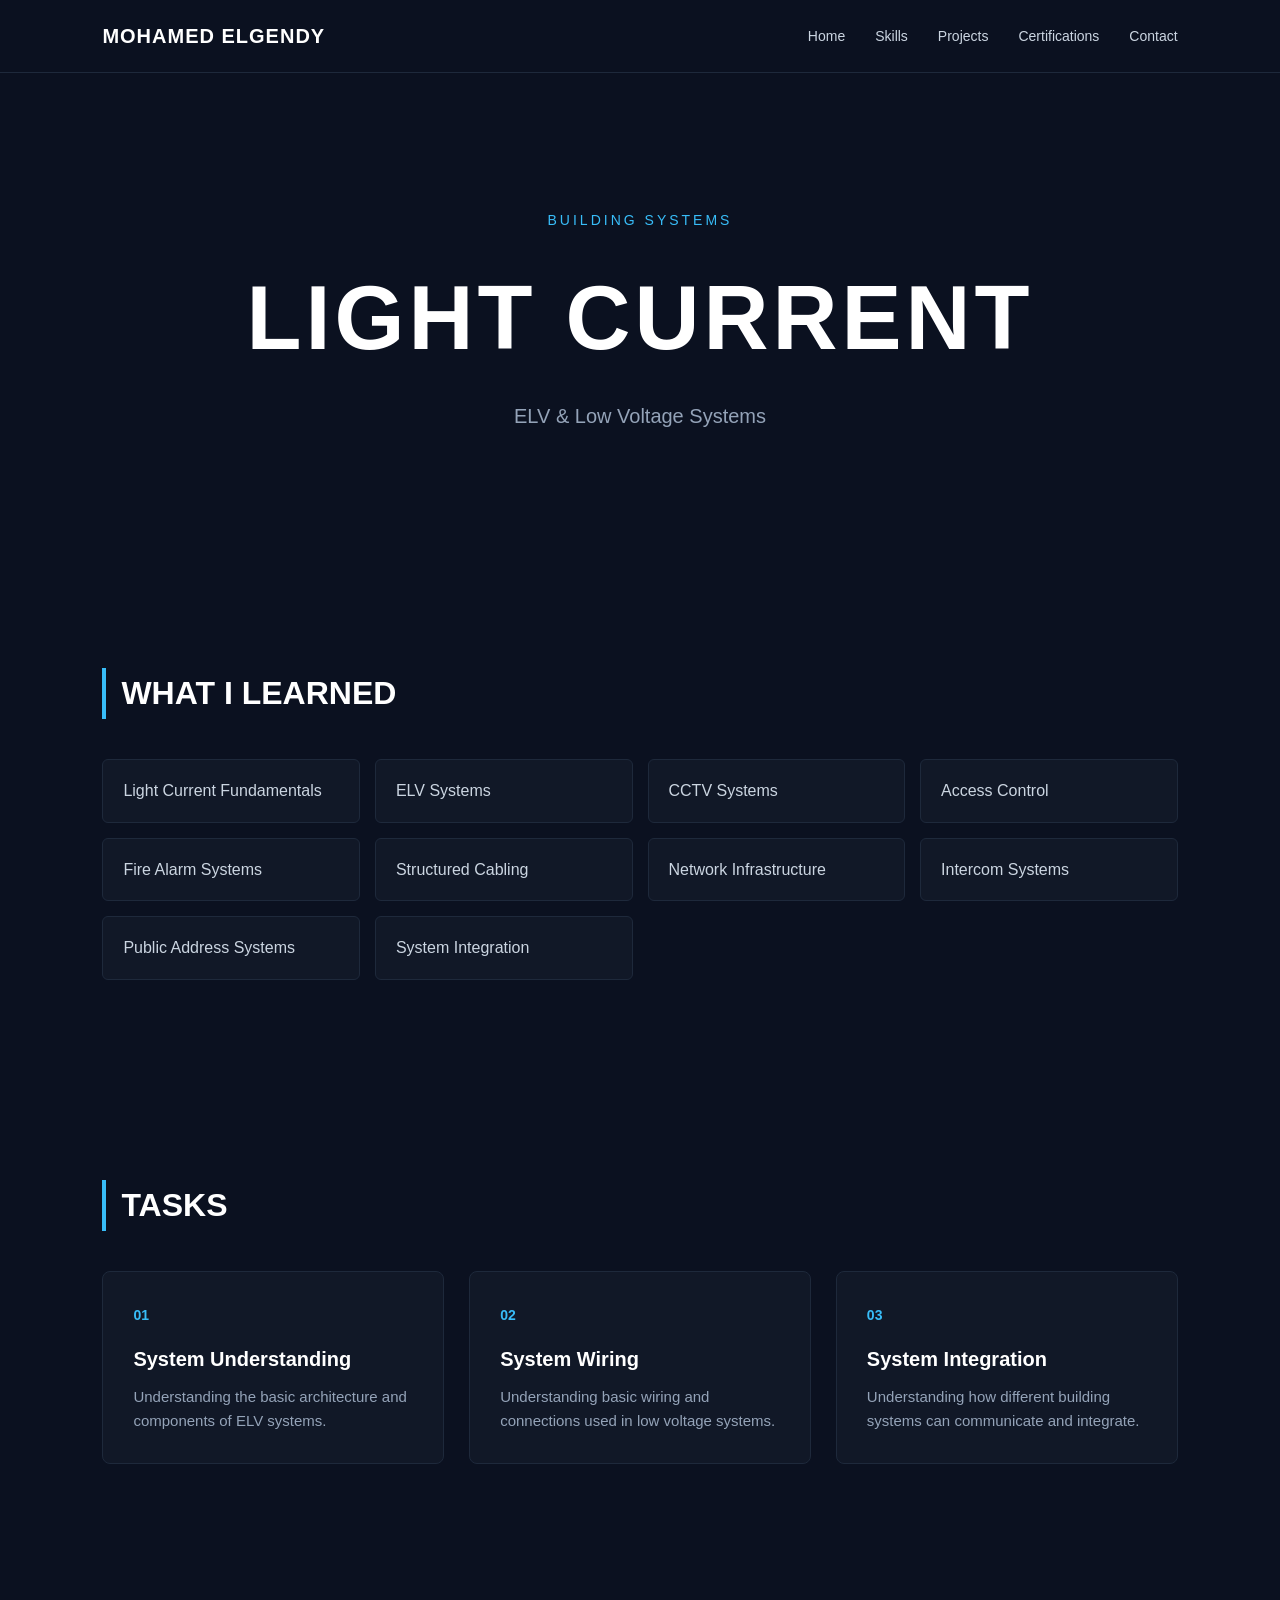
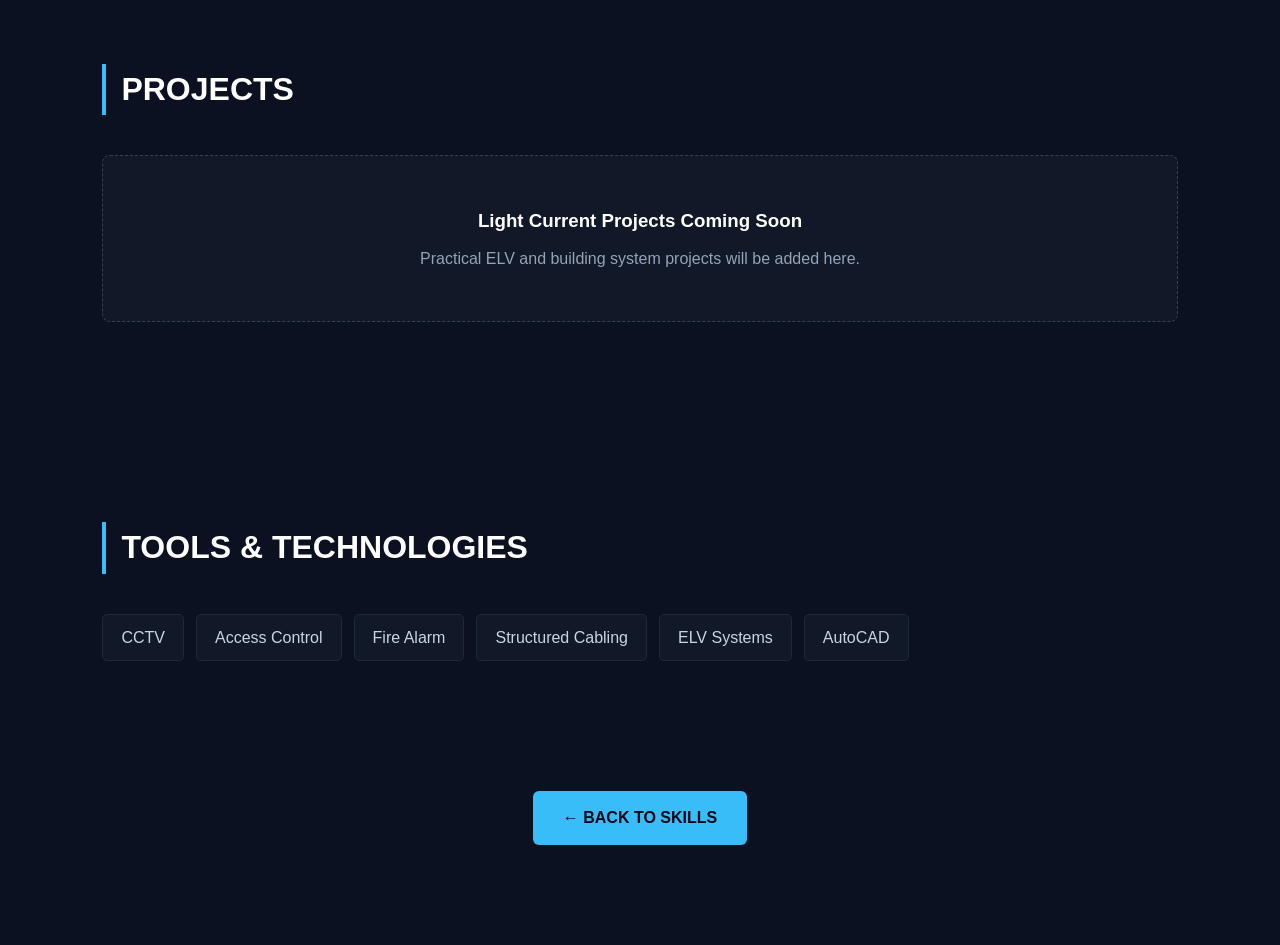
<file: skills/light-current.html>
<!DOCTYPE html>
<html lang="en">

<head>

    <meta charset="UTF-8">
    <meta name="viewport" content="width=device-width, initial-scale=1.0">

    <title>Light Current | Mohamed ElGendy</title>

    <link rel="stylesheet" href="../style.css">

</head>

<body>

    <nav>

        <div class="logo">
            MOHAMED ELGENDY
        </div>

        <div class="nav-links">
            <a href="../index.html">Home</a>
            <a href="../index.html#skills">Skills</a>
            <a href="../index.html#projects">Projects</a>
            <a href="../index.html#certifications">Certifications</a>
            <a href="../index.html#contact">Contact</a>
        </div>

    </nav>


    <header class="skill-hero">

        <p class="hero-small">
            BUILDING SYSTEMS
        </p>

        <h1>
            LIGHT CURRENT
        </h1>

        <p>
            ELV & Low Voltage Systems
        </p>

    </header>


    <section>

        <h2>WHAT I LEARNED</h2>

        <div class="learning-list">

            <div>Light Current Fundamentals</div>

            <div>ELV Systems</div>

            <div>CCTV Systems</div>

            <div>Access Control</div>

            <div>Fire Alarm Systems</div>

            <div>Structured Cabling</div>

            <div>Network Infrastructure</div>

            <div>Intercom Systems</div>

            <div>Public Address Systems</div>

            <div>System Integration</div>

        </div>

    </section>


    <section>

        <h2>TASKS</h2>

        <div class="task-container">

            <div class="task-card">

                <span>01</span>

                <h3>System Understanding</h3>

                <p>
                    Understanding the basic architecture
                    and components of ELV systems.
                </p>

            </div>


            <div class="task-card">

                <span>02</span>

                <h3>System Wiring</h3>

                <p>
                    Understanding basic wiring and
                    connections used in low voltage systems.
                </p>

            </div>


            <div class="task-card">

                <span>03</span>

                <h3>System Integration</h3>

                <p>
                    Understanding how different building
                    systems can communicate and integrate.
                </p>

            </div>

        </div>

    </section>


    <section>

        <h2>PROJECTS</h2>

        <div class="project-placeholder">

            <h3>
                Light Current Projects Coming Soon
            </h3>

            <p>
                Practical ELV and building system
                projects will be added here.
            </p>

        </div>

    </section>


    <section>

        <h2>TOOLS & TECHNOLOGIES</h2>

        <div class="tools-list">

            <span>CCTV</span>
            <span>Access Control</span>
            <span>Fire Alarm</span>
            <span>Structured Cabling</span>
            <span>ELV Systems</span>
            <span>AutoCAD</span>

        </div>

    </section>


    <section class="back-section">

        <a href="../index.html#skills" class="hero-button">
            ← BACK TO SKILLS
        </a>

    </section>


</body>

</html>
</file>
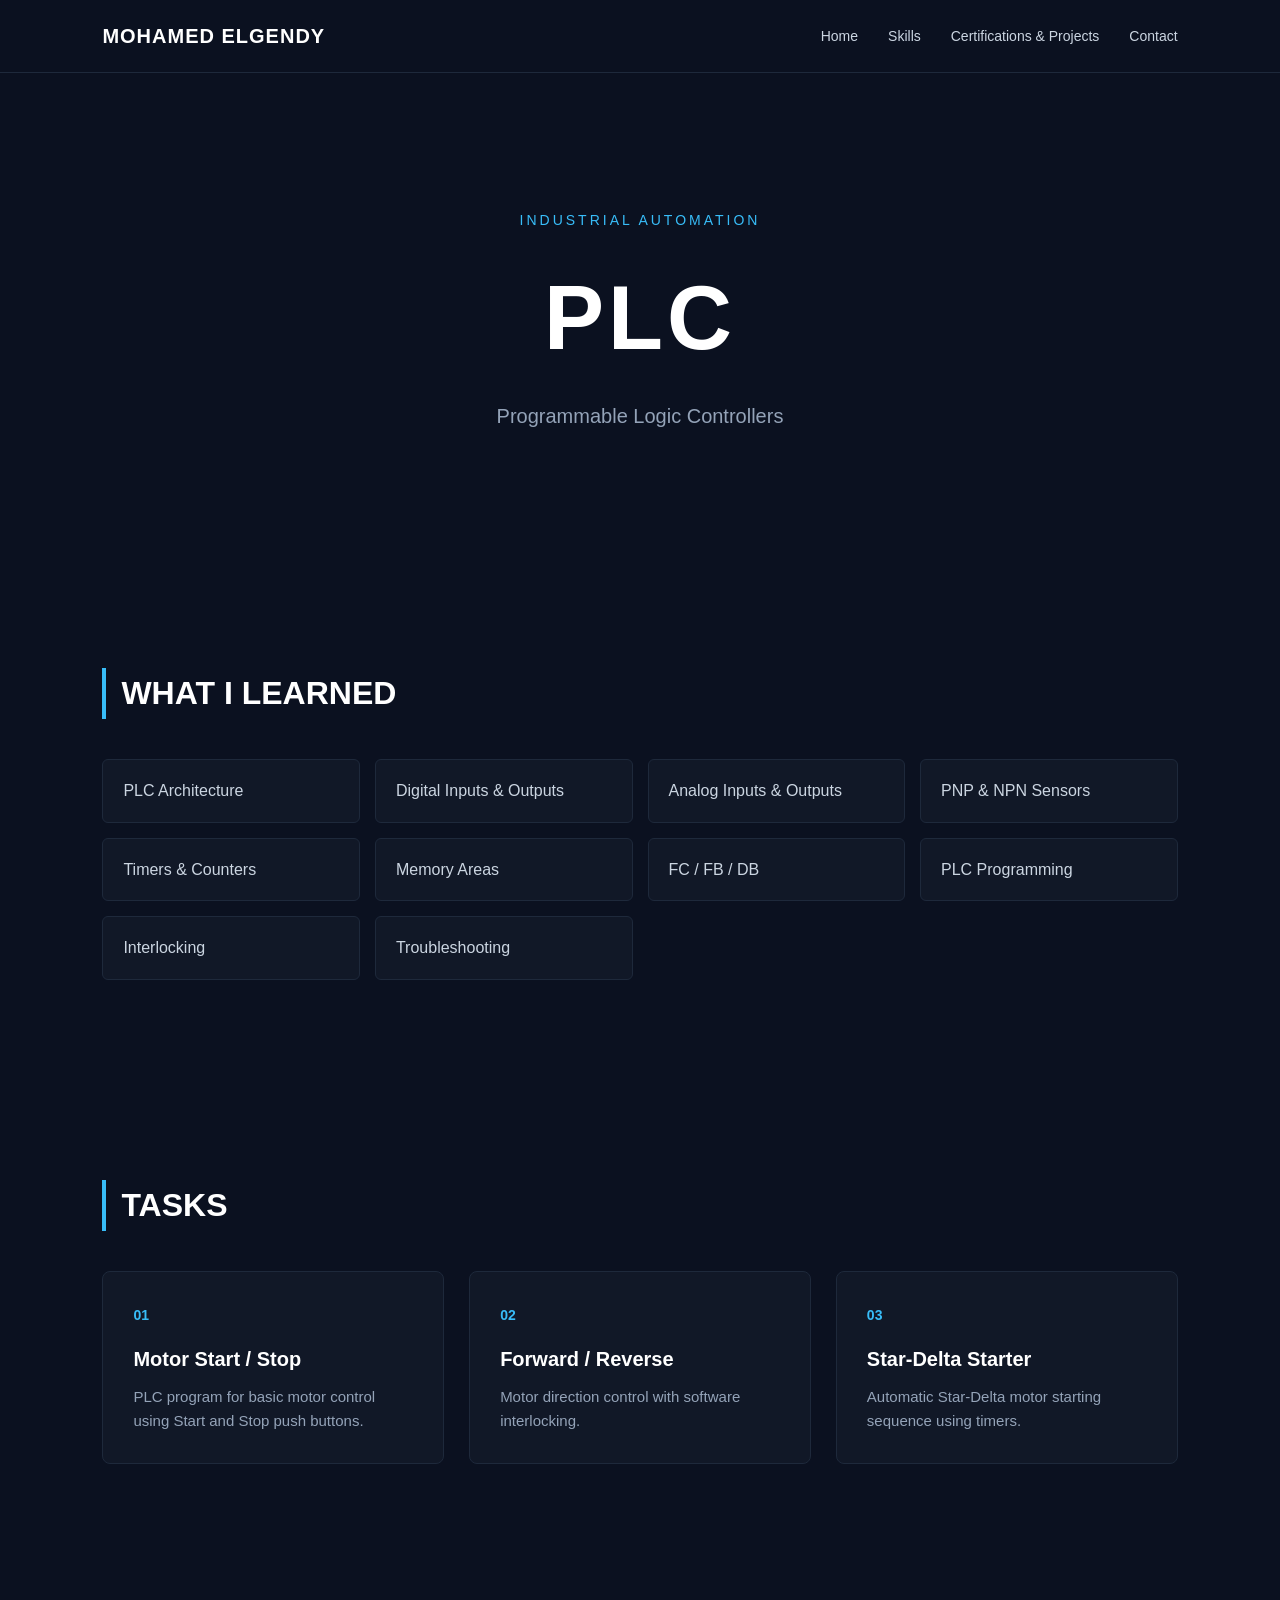
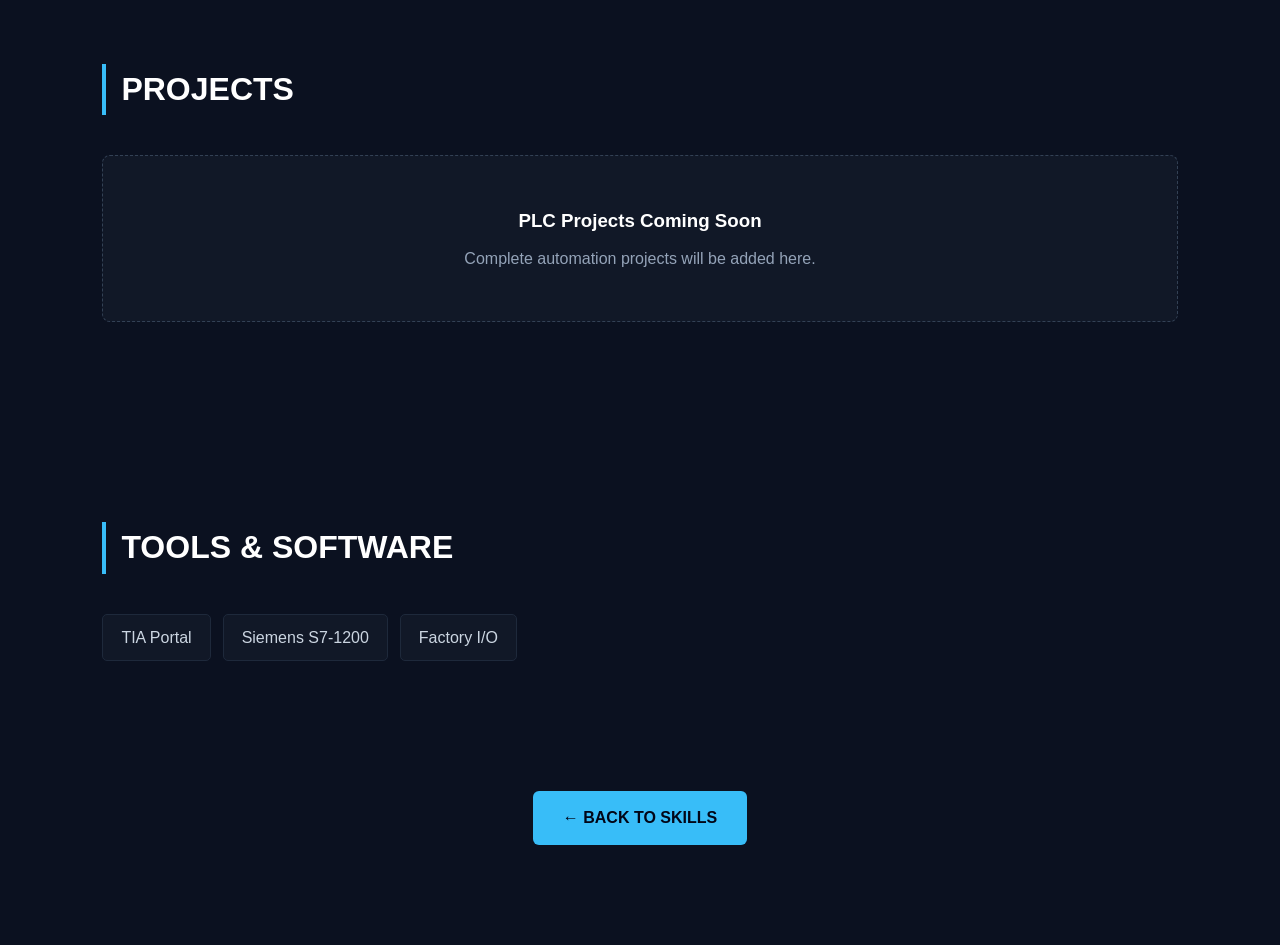
<file: skills/plc.html>
<!DOCTYPE html>
<html lang="en">

<head>
    <meta charset="UTF-8">
    <meta name="viewport" content="width=device-width, initial-scale=1.0">

    <title>PLC | Mohamed ElGendy</title>

    <link rel="stylesheet" href="../style.css">
</head>

<body>

    <!-- Navigation -->
    <nav>

        <div class="logo">
            MOHAMED ELGENDY
        </div>

        <div class="nav-links">
            <a href="../index.html">Home</a>
            <a href="../index.html#skills">Skills</a>
            <a href="../index.html#projects">Certifications & Projects</a>

            <a href="../index.html#contact">Contact</a>
        </div>

    </nav>


    <!-- PLC Hero -->

    <header class="skill-hero">

        <p class="hero-small">
            INDUSTRIAL AUTOMATION
        </p>

        <h1>PLC</h1>

        <p>
            Programmable Logic Controllers
        </p>

    </header>


    <!-- What I Learned -->

    <section>

        <h2>WHAT I LEARNED</h2>

        <div class="learning-list">

            <div>PLC Architecture</div>

            <div>Digital Inputs & Outputs</div>

            <div>Analog Inputs & Outputs</div>

            <div>PNP & NPN Sensors</div>

            <div>Timers & Counters</div>

            <div>Memory Areas</div>

            <div>FC / FB / DB</div>

            <div>PLC Programming</div>

            <div>Interlocking</div>

            <div>Troubleshooting</div>

        </div>

    </section>


    <!-- Tasks -->

    <section>

        <h2>TASKS</h2>

        <div class="task-container">

            <div class="task-card">

                <span>01</span>

                <h3>Motor Start / Stop</h3>

                <p>
                    PLC program for basic motor control
                    using Start and Stop push buttons.
                </p>

            </div>


            <div class="task-card">

                <span>02</span>

                <h3>Forward / Reverse</h3>

                <p>
                    Motor direction control with
                    software interlocking.
                </p>

            </div>


            <div class="task-card">

                <span>03</span>

                <h3>Star-Delta Starter</h3>

                <p>
                    Automatic Star-Delta motor starting
                    sequence using timers.
                </p>

            </div>

        </div>

    </section>


    <!-- Projects -->

    <section>

        <h2>PROJECTS</h2>

        <div class="project-placeholder">

            <h3>PLC Projects Coming Soon</h3>

            <p>
                Complete automation projects will be
                added here.
            </p>

        </div>

    </section>


    <!-- Tools -->

    <section>

        <h2>TOOLS & SOFTWARE</h2>

        <div class="tools-list">

            <span>TIA Portal</span>
            <span>Siemens S7-1200</span>
            <span>Factory I/O</span>

        </div>

    </section>


    <!-- Back -->

    <section class="back-section">

        <a href="../index.html#skills" class="hero-button">
            ← BACK TO SKILLS
        </a>

    </section>


</body>

</html>
</file>
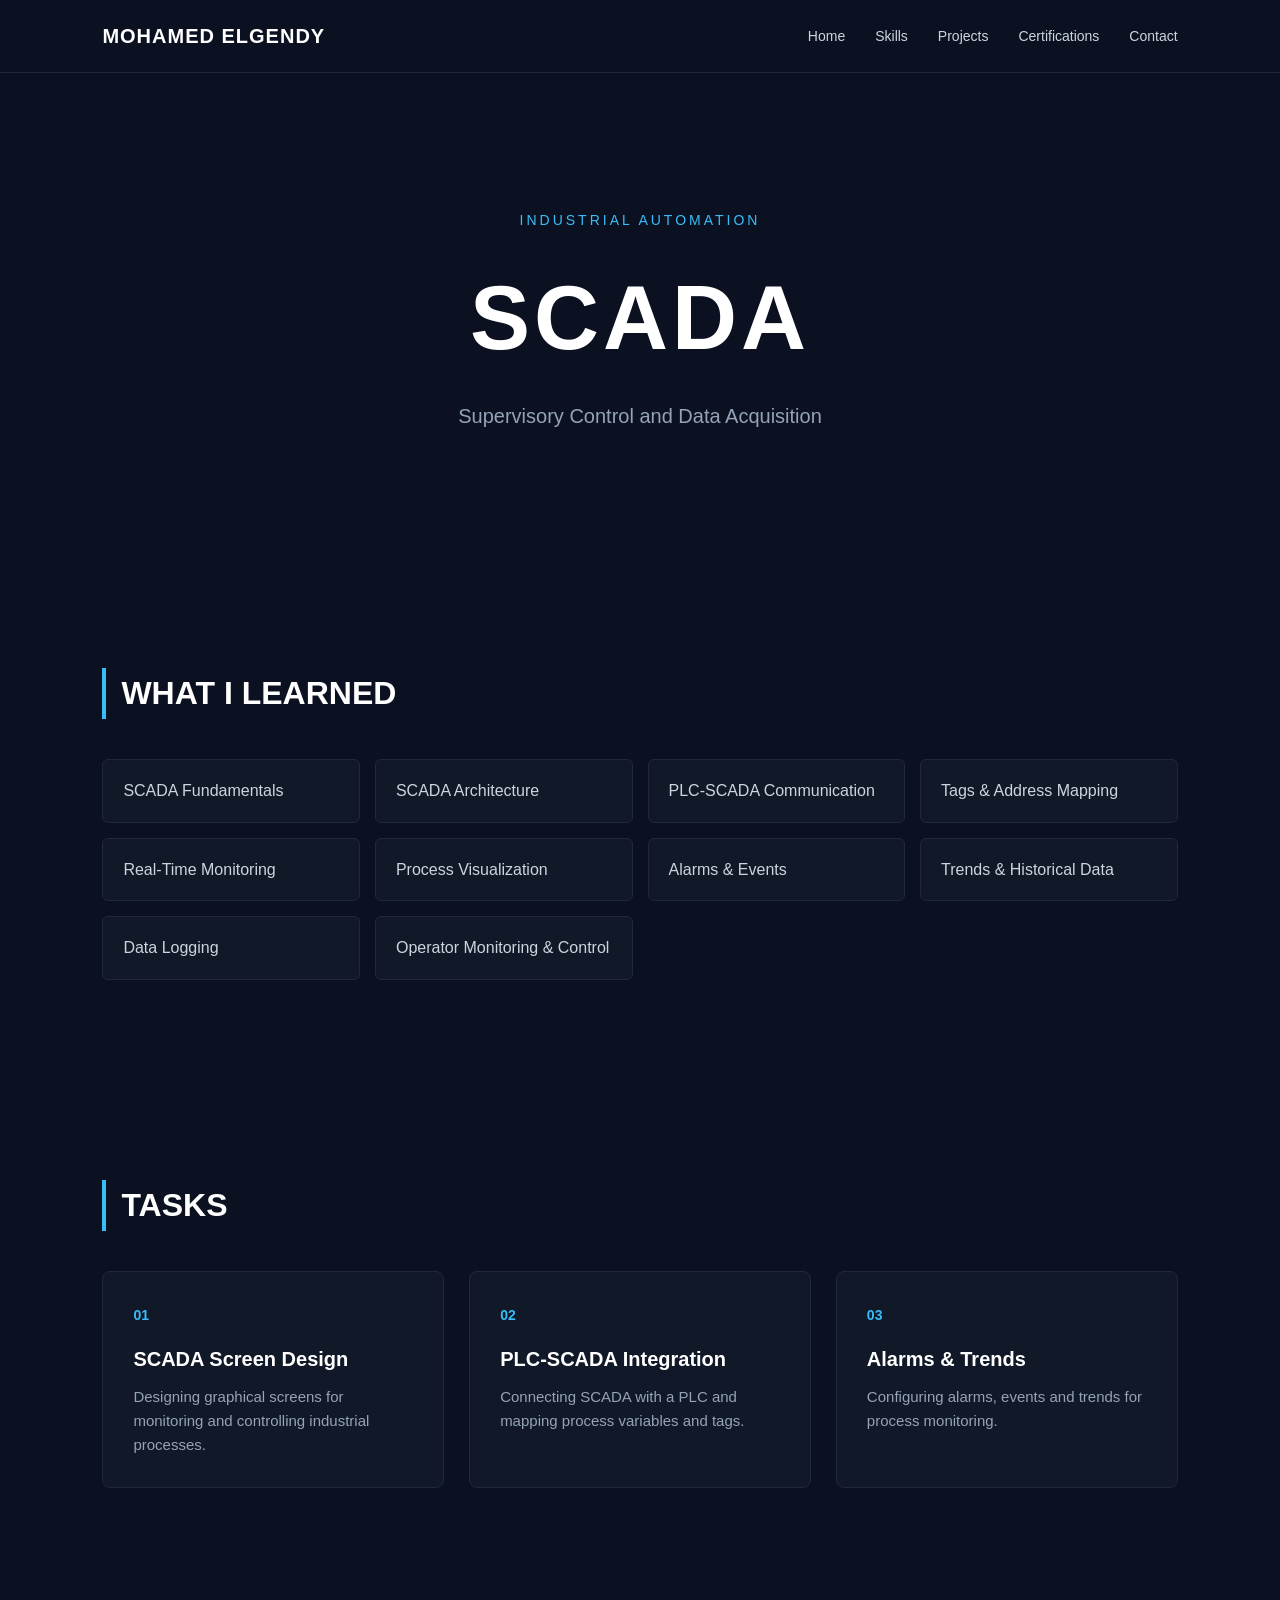
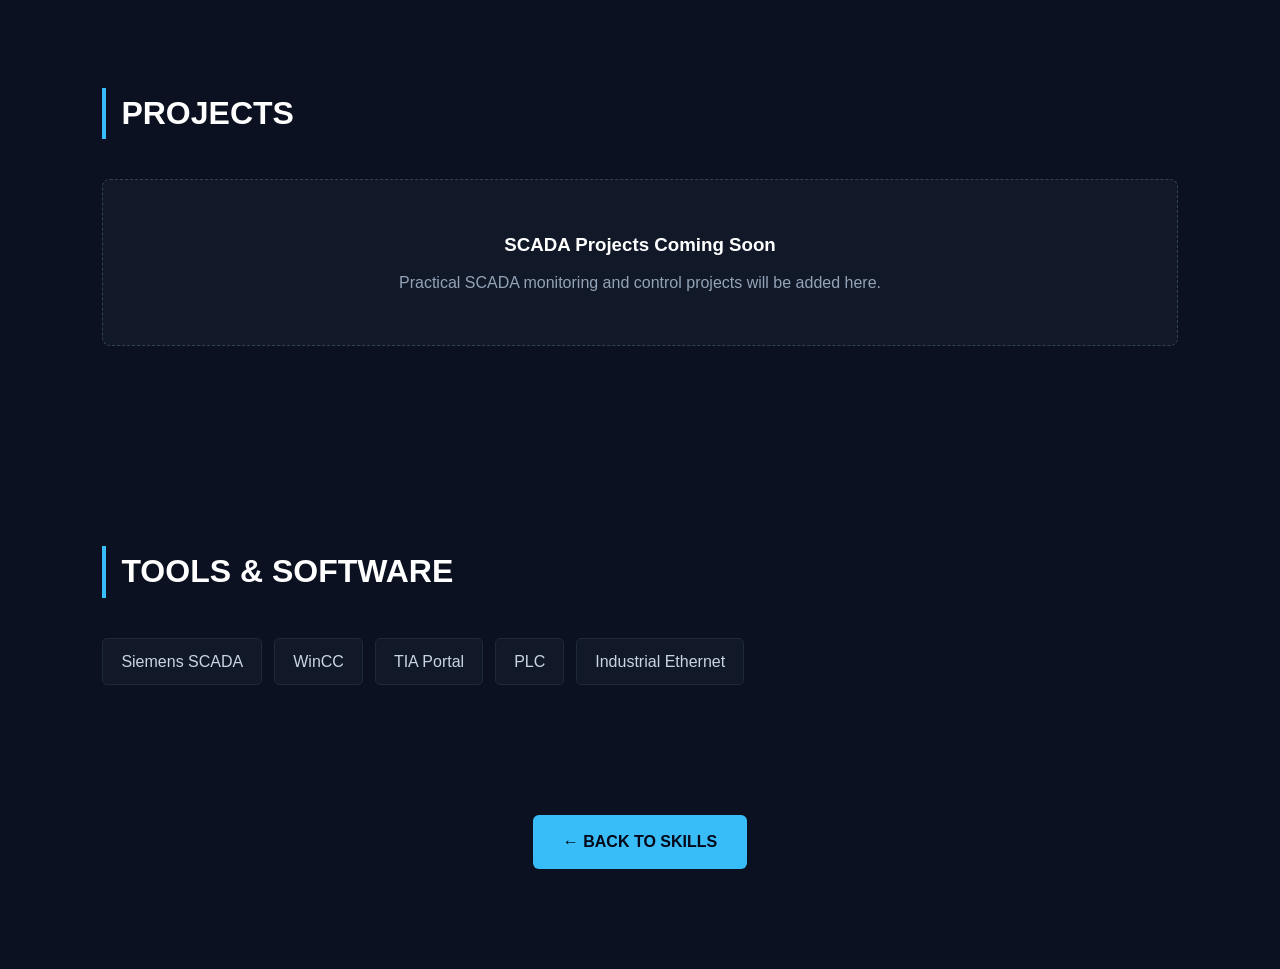
<file: skills/scada.html>
<!DOCTYPE html>
<html lang="en">

<head>

    <meta charset="UTF-8">
    <meta name="viewport" content="width=device-width, initial-scale=1.0">

    <title>SCADA | Mohamed ElGendy</title>

    <link rel="stylesheet" href="../style.css">

</head>


<body>


    <!-- Navigation -->

    <nav>

        <div class="logo">
            MOHAMED ELGENDY
        </div>

        <div class="nav-links">

            <a href="../index.html">Home</a>
            <a href="../index.html#skills">Skills</a>
            <a href="../index.html#projects">Projects</a>
            <a href="../index.html#certifications">Certifications</a>
            <a href="../index.html#contact">Contact</a>

        </div>

    </nav>



    <!-- Skill Hero -->

    <header class="skill-hero">

        <p class="hero-small">
            INDUSTRIAL AUTOMATION
        </p>

        <h1>
            SCADA
        </h1>

        <p>
            Supervisory Control and Data Acquisition
        </p>

    </header>



    <!-- What I Learned -->

    <section>

        <h2>
            WHAT I LEARNED
        </h2>


        <div class="learning-list">

            <div>SCADA Fundamentals</div>

            <div>SCADA Architecture</div>

            <div>PLC-SCADA Communication</div>

            <div>Tags & Address Mapping</div>

            <div>Real-Time Monitoring</div>

            <div>Process Visualization</div>

            <div>Alarms & Events</div>

            <div>Trends & Historical Data</div>

            <div>Data Logging</div>

            <div>Operator Monitoring & Control</div>

        </div>

    </section>



    <!-- Tasks -->

    <section>

        <h2>
            TASKS
        </h2>


        <div class="task-container">


            <div class="task-card">

                <span>01</span>

                <h3>
                    SCADA Screen Design
                </h3>

                <p>
                    Designing graphical screens for
                    monitoring and controlling industrial processes.
                </p>

            </div>


            <div class="task-card">

                <span>02</span>

                <h3>
                    PLC-SCADA Integration
                </h3>

                <p>
                    Connecting SCADA with a PLC and
                    mapping process variables and tags.
                </p>

            </div>


            <div class="task-card">

                <span>03</span>

                <h3>
                    Alarms & Trends
                </h3>

                <p>
                    Configuring alarms, events and
                    trends for process monitoring.
                </p>

            </div>


        </div>

    </section>



    <!-- Projects -->

    <section>

        <h2>
            PROJECTS
        </h2>


        <div class="project-placeholder">

            <h3>
                SCADA Projects Coming Soon
            </h3>

            <p>
                Practical SCADA monitoring and
                control projects will be added here.
            </p>

        </div>

    </section>



    <!-- Tools -->

    <section>

        <h2>
            TOOLS & SOFTWARE
        </h2>


        <div class="tools-list">

            <span>Siemens SCADA</span>

            <span>WinCC</span>

            <span>TIA Portal</span>

            <span>PLC</span>

            <span>Industrial Ethernet</span>

        </div>

    </section>



    <!-- Back -->

    <section class="back-section">

        <a href="../index.html#skills" class="hero-button">
            ← BACK TO SKILLS
        </a>

    </section>



</body>

</html>
</file>
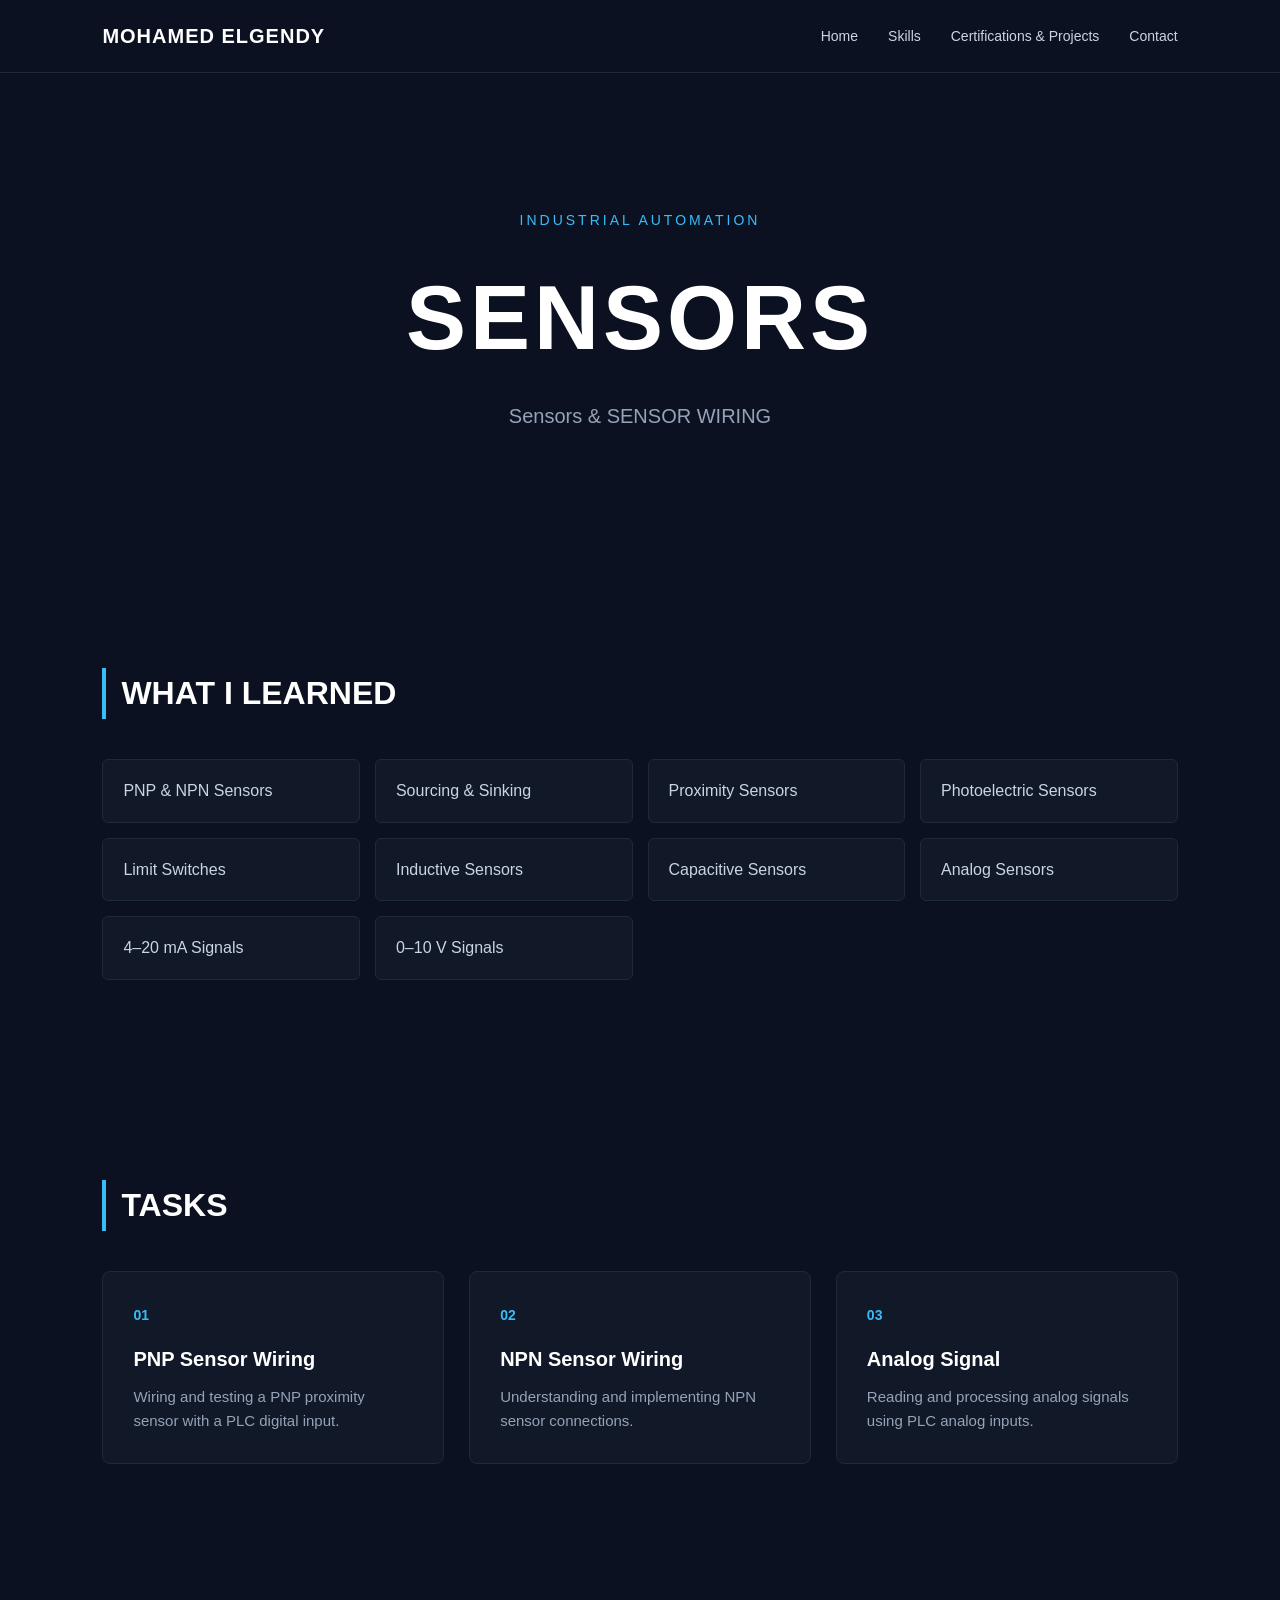
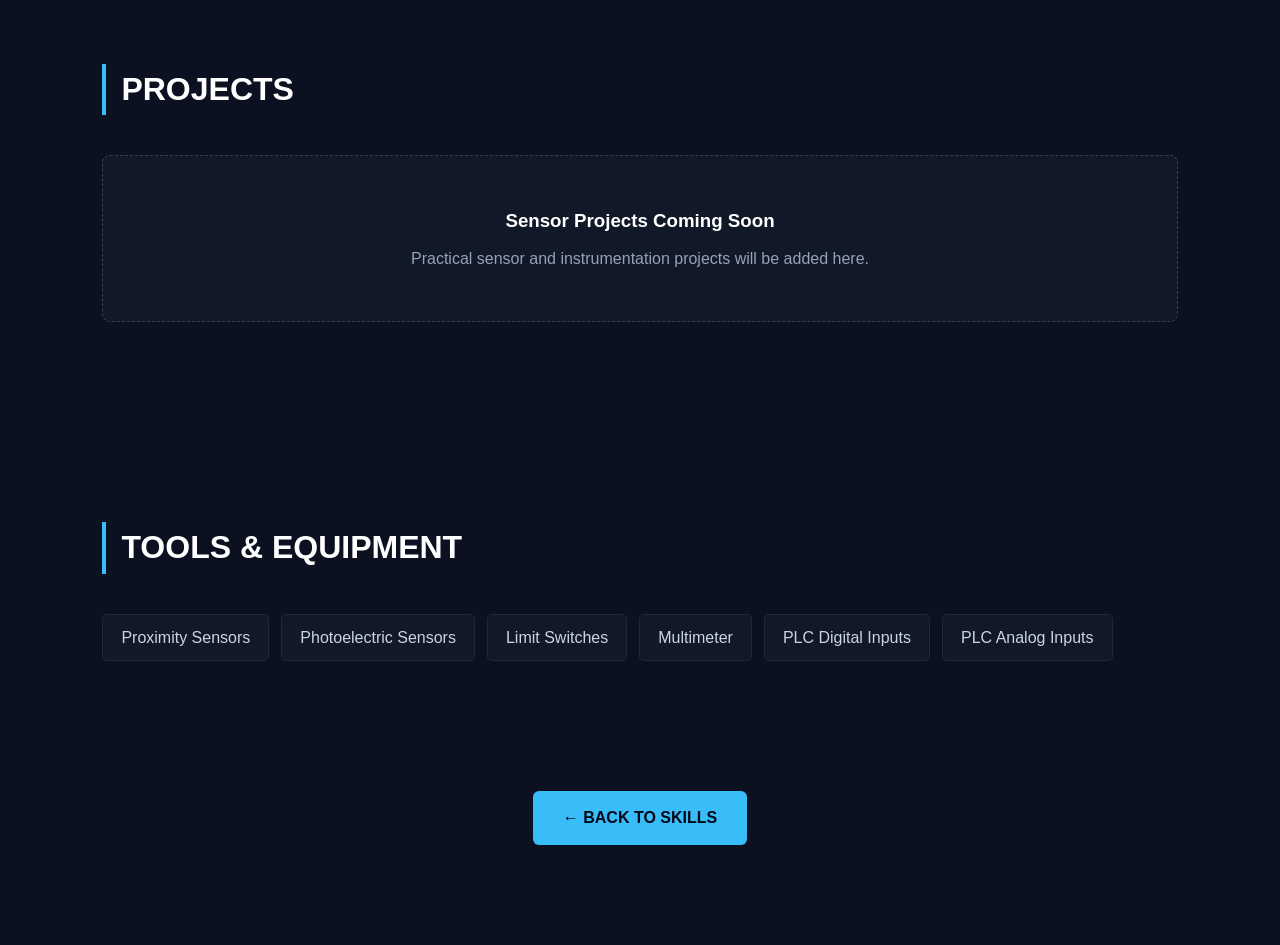
<file: skills/sensors.html>
<!DOCTYPE html>
<html lang="en">

<head>
    <meta charset="UTF-8">
    <meta name="viewport" content="width=device-width, initial-scale=1.0">

    <title>Sensors & Instrumentation | Mohamed ElGendy</title>

    <link rel="stylesheet" href="../style.css">
</head>

<body>

    <nav>

        <div class="logo">
            MOHAMED ELGENDY
        </div>

        <div class="nav-links">
            <a href="../index.html">Home</a>
            <a href="../index.html#skills">Skills</a>
            <a href="../index.html#projects">Certifications & Projects</a>
     
            <a href="../index.html#contact">Contact</a>
        </div>

    </nav>


    <!-- Skill Hero -->

    <header class="skill-hero">

        <p class="hero-small">
            INDUSTRIAL AUTOMATION
        </p>

        <h1>SENSORS</h1>

        <p>
            Sensors & SENSOR WIRING
        </p>

    </header>


    <!-- What I Learned -->

    <section>

        <h2>WHAT I LEARNED</h2>

        <div class="learning-list">

            <div>PNP & NPN Sensors</div>

            <div>Sourcing & Sinking</div>

            <div>Proximity Sensors</div>

            <div>Photoelectric Sensors</div>

            <div>Limit Switches</div>

            <div>Inductive Sensors</div>

            <div>Capacitive Sensors</div>

            <div>Analog Sensors</div>

            <div>4–20 mA Signals</div>

            <div>0–10 V Signals</div>

        </div>

    </section>


    <!-- Tasks -->

    <section>

        <h2>TASKS</h2>

        <div class="task-container">

            <div class="task-card">

                <span>01</span>

                <h3>PNP Sensor Wiring</h3>

                <p>
                    Wiring and testing a PNP proximity
                    sensor with a PLC digital input.
                </p>

            </div>


            <div class="task-card">

                <span>02</span>

                <h3>NPN Sensor Wiring</h3>

                <p>
                    Understanding and implementing
                    NPN sensor connections.
                </p>

            </div>


            <div class="task-card">

                <span>03</span>

                <h3>Analog Signal</h3>

                <p>
                    Reading and processing analog
                    signals using PLC analog inputs.
                </p>

            </div>

        </div>

    </section>


    <!-- Projects -->

    <section>

        <h2>PROJECTS</h2>

        <div class="project-placeholder">

            <h3>Sensor Projects Coming Soon</h3>

            <p>
                Practical sensor and instrumentation
                projects will be added here.
            </p>

        </div>

    </section>


    <!-- Tools -->

    <section>

        <h2>TOOLS & EQUIPMENT</h2>

        <div class="tools-list">

            <span>Proximity Sensors</span>
            <span>Photoelectric Sensors</span>
            <span>Limit Switches</span>
            <span>Multimeter</span>
            <span>PLC Digital Inputs</span>
            <span>PLC Analog Inputs</span>

        </div>

    </section>


    <!-- Back -->

    <section class="back-section">

        <a href="../index.html#skills" class="hero-button">
            ← BACK TO SKILLS
        </a>

    </section>


</body>

</html>
</file>
<file: style.css>
/* =========================
   GENERAL
========================= */

* {
    margin: 0;
    padding: 0;
    box-sizing: border-box;
}

html {
    scroll-behavior: smooth;
}

body {
    font-family: Arial, Helvetica, sans-serif;
    background: #0b1120;
    color: #ffffff;
    line-height: 1.6;
}


/* =========================
   NAVIGATION
========================= */

nav {
    width: 100%;
    padding: 20px 8%;

    display: flex;
    justify-content: space-between;
    align-items: center;

    background: #0b1120;
    border-bottom: 1px solid #1e293b;

    position: sticky;
    top: 0;
    z-index: 1000;
}

.logo {
    font-size: 20px;
    font-weight: bold;
    letter-spacing: 1px;
}

.nav-links {
    display: flex;
    gap: 30px;
}

.nav-links a {
    color: #cbd5e1;
    text-decoration: none;
    font-size: 14px;
    transition: 0.3s;
}

.nav-links a:hover {
    color: #38bdf8;
}


/* =========================
   HERO
========================= */

.hero {
    min-height: 90vh;

    display: flex;
    justify-content: center;
    align-items: center;

    padding: 80px 8%;

    text-align: center;
}

.hero-content {
    width: 100%;
    max-width: 1000px;

    display: flex;
    flex-direction: column;
    align-items: center;
    justify-content: center;

    gap: 30px;
}

.hero-small {
    color: #38bdf8;
    font-size: 14px;
    letter-spacing: 3px;
    margin-bottom: 15px;
}

.hero-image {
    display: flex;
    justify-content: center;
    align-items: center;
}

.hero-image img {
    width: 300px;
    height: 300px;

    object-fit: cover;

    border-radius: 50%;

    border: 2px solid #38bdf8;

    box-shadow:
        0 0 40px rgba(56, 189, 248, 0.15);
}

.hero-text {
    width: 100%;
    max-width: 1000px;
    text-align: center;
}

.hero-text h1 {
    font-size: clamp(42px, 6vw, 72px);

    white-space: nowrap;

    letter-spacing: 3px;

    margin-bottom: 10px;
}

.hero-text h2 {
    color: #38bdf8;

    font-size: clamp(22px, 3vw, 34px);

    margin-bottom: 20px;
}

.hero-description {
    color: #94a3b8;

    font-size: 17px;

    margin-bottom: 35px;

    line-height: 1.8;
}

.hero-button {
    display: inline-block;

    padding: 14px 30px;

    background: #38bdf8;
    color: #020617;

    text-decoration: none;
    font-weight: bold;

    border-radius: 6px;

    transition: 0.3s;
}

.hero-button:hover {
    transform: translateY(-3px);
    background: #7dd3fc;
}


/* =========================
   SECTIONS
========================= */

section {
    padding: 100px 8%;
    max-width: 1400px;
    margin: auto;
}

section > h2 {
    font-size: 32px;
    margin-bottom: 40px;

    border-left: 4px solid #38bdf8;
    padding-left: 15px;
}

section p {
    color: #94a3b8;
    max-width: 800px;
}


/* =========================
   ABOUT
========================= */

.about-section {
    padding: 100px 20px;
    max-width: 1200px;
    margin: 0 auto;
}

.about-content {
    display: grid;

    grid-template-columns: 1.5fr 1fr;

    gap: 60px;

    align-items: center;
}

.about-text h3 {
    font-size: 30px;

    margin-bottom: 25px;

    color: #38bdf8;
}

.about-text p {
    font-size: 17px;

    line-height: 1.8;

    color: #cbd5e1;

    margin-bottom: 20px;
}

.about-info {
    display: flex;
    flex-direction: column;
    gap: 25px;
}

.info-box {
    padding: 25px;

    border: 1px solid #1e293b;

    border-radius: 12px;

    background: #111827;
}

.info-box h4 {
    color: #38bdf8;

    font-size: 16px;

    margin-bottom: 12px;

    letter-spacing: 1px;
}

.info-box p {
    color: #cbd5e1;

    line-height: 1.7;

    margin: 0;
}


/* =========================
   SKILLS
========================= */

.skills-container {
    display: grid;

    grid-template-columns:
        repeat(
            auto-fit,
            minmax(220px, 1fr)
        );

    gap: 20px;
}

.skill-card {
    background: #111827;

    border: 1px solid #1e293b;

    padding: 30px 20px;

    min-height: 130px;

    display: flex;

    align-items: center;

    justify-content: center;

    text-align: center;

    border-radius: 8px;

    transition: 0.3s;

    text-decoration: none;

    color: #ffffff;
}

.skill-card h3 {
    font-size: 16px;

    letter-spacing: 0.5px;

    color: #ffffff;
}

.skill-card:hover {
    transform: translateY(-6px);

    border-color: #38bdf8;
}


/* =========================
   PROJECTS
========================= */

#projects {
    border-top: 1px solid #1e293b;
}

.projects-container {
    display: grid;

    grid-template-columns:
        repeat(3, 1fr);

    gap: 25px;

    margin-top: 40px;
}

.project-card {
    min-height: 180px;

    display: flex;

    flex-direction: column;

    justify-content: flex-start;

    padding: 30px;

    border: 1px solid #1e293b;

    border-radius: 12px;

    background: #111827;

    transition: 0.3s ease;
}

.project-card:hover {
    transform: translateY(-5px);

    border-color: #38bdf8;
}

.project-card h3 {
    margin-bottom: 12px;

    font-size: 20px;
}

.project-card p {
    color: #94a3b8;

    line-height: 1.6;

    font-size: 14px;
}

.card-type {
    display: inline-block;

    margin-bottom: 15px;

    font-size: 12px;

    letter-spacing: 1.5px;

    color: #38bdf8;
}

.certification-card {
    cursor: pointer;
}


/* =========================
   CERTIFICATIONS
========================= */

#certifications {
    border-top: 1px solid #1e293b;
}


/* =========================
   CERTIFICATE LIGHTBOX
========================= */

.certificate-lightbox {
    display: none;

    position: fixed;

    z-index: 9999;

    inset: 0;

    background: rgba(0, 0, 0, 0.88);

    align-items: center;

    justify-content: center;

    padding: 30px;
}

.certificate-lightbox.active {
    display: flex;
}

.certificate-lightbox img {
    max-width: 90%;

    max-height: 90vh;

    object-fit: contain;

    border-radius: 10px;

    box-shadow:
        0 0 40px rgba(0, 0, 0, 0.6);

    animation:
        certificateZoom 0.25s ease;
}

.lightbox-close {
    position: absolute;

    top: 20px;

    right: 30px;

    width: 45px;

    height: 45px;

    border: none;

    border-radius: 50%;

    background: rgba(255, 255, 255, 0.1);

    color: white;

    font-size: 32px;

    line-height: 40px;

    cursor: pointer;

    transition: 0.2s ease;
}

.lightbox-close:hover {
    background: rgba(255, 255, 255, 0.2);

    transform: scale(1.1);
}

@keyframes certificateZoom {

    from {
        transform: scale(0.9);
        opacity: 0;
    }

    to {
        transform: scale(1);
        opacity: 1;
    }

}


/* =========================
   CONTACT
========================= */

#contact {
    border-top: 1px solid #1e293b;

    padding-bottom: 60px;
}

.contact-section {
    padding: 100px 20px;

    max-width: 1200px;

    margin: 0 auto;
}

.contact-section .section-title {
    text-align: center;

    margin-bottom: 60px;
}

.contact-section .section-title h2 {
    font-size: 38px;

    margin-bottom: 10px;
}

.contact-section .section-title p {
    color: #38bdf8;

    font-size: 14px;

    letter-spacing: 2px;
}

.contact-container {
    display: grid;

    grid-template-columns:
        repeat(4, 1fr);

    gap: 25px;
}

.contact-card {
    padding: 30px 20px;

    background: #111827;

    border: 1px solid #1e293b;

    border-radius: 12px;

    text-align: center;

    transition: 0.3s ease;
}

.contact-card:hover {
    transform: translateY(-6px);

    border-color: #38bdf8;

    box-shadow:
        0 10px 30px
        rgba(56, 189, 248, 0.08);
}

.contact-icon {
    display: flex;

    align-items: center;

    justify-content: center;

    width: 55px;

    height: 55px;

    margin: 0 auto 20px;

    border-radius: 50%;

    background:
        rgba(56, 189, 248, 0.08);

    color: #38bdf8;

    font-size: 20px;

    font-weight: bold;
}

.contact-card h3 {
    margin-bottom: 12px;

    font-size: 15px;

    letter-spacing: 1px;

    color: #f8fafc;
}

.contact-card a {
    color: #94a3b8;

    text-decoration: none;

    font-size: 14px;

    transition: 0.2s ease;

    word-break: break-word;
}

.contact-card a:hover {
    color: #38bdf8;
}


/* =========================
   CV BUTTONS
========================= */

.cv-actions {
    display: flex;

    justify-content: center;

    gap: 20px;

    margin-top: 50px;
}

.cv-button {
    display: inline-block;

    padding: 14px 30px;

    border: 1px solid #38bdf8;

    border-radius: 8px;

    color: #38bdf8;

    text-decoration: none;

    font-size: 14px;

    font-weight: bold;

    letter-spacing: 1px;

    transition: 0.3s ease;
}

.cv-button:first-child {
    background: #38bdf8;

    color: #020617;
}

.cv-button:hover {
    background: #38bdf8;

    color: #020617;

    transform: translateY(-3px);

    box-shadow:
        0 8px 25px
        rgba(56, 189, 248, 0.15);
}


/* =========================
   SKILL PAGE
========================= */

.skill-hero {
    min-height: 55vh;

    display: flex;

    flex-direction: column;

    justify-content: center;

    align-items: center;

    text-align: center;

    padding: 80px 20px;
}

.skill-hero h1 {
    font-size:
        clamp(50px, 8vw, 90px);

    letter-spacing: 4px;

    margin-bottom: 10px;
}

.skill-hero p:last-child {
    color: #94a3b8;

    font-size: 20px;
}


/* =========================
   LEARNING LIST
========================= */

.learning-list {
    display: grid;

    grid-template-columns:
        repeat(
            auto-fit,
            minmax(220px, 1fr)
        );

    gap: 15px;
}

.learning-list div {
    background: #111827;

    border: 1px solid #1e293b;

    padding: 18px 20px;

    border-radius: 6px;

    color: #cbd5e1;

    transition: 0.3s;
}

.learning-list div:hover {
    border-color: #38bdf8;

    transform: translateY(-3px);
}


/* =========================
   TASKS
========================= */

.task-container {
    display: grid;

    grid-template-columns:
        repeat(
            auto-fit,
            minmax(260px, 1fr)
        );

    gap: 25px;
}

.task-card {
    background: #111827;

    border: 1px solid #1e293b;

    padding: 30px;

    border-radius: 8px;

    transition: 0.3s;
}

.task-card:hover {
    transform: translateY(-5px);

    border-color: #38bdf8;
}

.task-card span {
    color: #38bdf8;

    font-size: 14px;

    font-weight: bold;
}

.task-card h3 {
    margin: 15px 0 10px;

    font-size: 20px;
}

.task-card p {
    color: #94a3b8;

    font-size: 15px;
}


/* =========================
   PROJECT PLACEHOLDER
========================= */

.project-placeholder {
    background: #111827;

    border: 1px dashed #334155;

    padding: 50px 30px;

    text-align: center;

    border-radius: 8px;
}

.project-placeholder h3 {
    margin-bottom: 10px;
}

.project-placeholder p {
    margin: auto;
}


/* =========================
   TOOLS
========================= */

.tools-list {
    display: flex;

    flex-wrap: wrap;

    gap: 12px;
}

.tools-list span {
    background: #111827;

    border: 1px solid #1e293b;

    padding: 10px 18px;

    border-radius: 5px;

    color: #cbd5e1;
}


/* =========================
   BACK BUTTON
========================= */

.back-section {
    text-align: center;

    padding-top: 30px;
}


/* =========================
   COMMUNICATION
========================= */

.communication-title {
    font-size: 48px;
}


/* =========================
   RESPONSIVE - TABLET
========================= */

@media (max-width: 900px) {

    .projects-container {
        grid-template-columns: repeat(2, 1fr);
    }

    .contact-container {
        grid-template-columns: repeat(2, 1fr);
    }

}


/* =========================
   RESPONSIVE - MOBILE
========================= */

@media (max-width: 768px) {

    nav {
        flex-direction: column;

        gap: 15px;
    }

    .nav-links {
        gap: 15px;

        flex-wrap: wrap;

        justify-content: center;
    }

    .hero {
        min-height: 80vh;

        padding: 70px 6%;
    }

    .hero-content {
        gap: 35px;
    }

    .hero-image img {
        width: 250px;

        height: 250px;
    }

    .hero-text {
        text-align: center;
    }

    .hero-text h1 {
        white-space: normal;

        font-size:
            clamp(36px, 10vw, 52px);
    }

    .hero-text h2 {
        font-size: 22px;
    }

    .hero-description {
        font-size: 15px;
    }

    section {
        padding: 70px 6%;
    }

    .about-section {
        padding: 70px 20px;
    }

    .about-content {
        grid-template-columns: 1fr;

        gap: 35px;
    }

    .about-text h3 {
        font-size: 26px;
    }

    .about-text p {
        font-size: 16px;
    }

}


/* =========================
   SMALL MOBILE
========================= */

@media (max-width: 600px) {

    .projects-container {
        grid-template-columns: 1fr;
    }

    .contact-section {
        padding: 70px 20px;
    }

    .contact-section .section-title h2 {
        font-size: 30px;
    }

    .contact-container {
        grid-template-columns: 1fr;

        gap: 18px;
    }

    .contact-card {
        padding: 25px 20px;
    }

    .cv-actions {
        flex-direction: column;

        align-items: center;

        gap: 15px;

        margin-top: 40px;
    }

    .cv-button {
        width: 100%;

        max-width: 280px;

        text-align: center;
    }

}


/* =========================
   CV PAGE
========================= */

.cv-page {
    max-width: 1000px;

    margin: 0 auto;

    padding: 80px 30px;
}

.cv-header {
    text-align: center;

    padding-bottom: 45px;

    border-bottom:
        1px solid #1e293b;
}

.cv-header h1 {
    font-size:
        clamp(38px, 6vw, 60px);

    letter-spacing: 3px;

    margin-bottom: 12px;
}

.cv-header h2 {
    color: #38bdf8;

    font-size: 20px;

    letter-spacing: 1px;

    margin-bottom: 15px;
}

.cv-header p {
    color: #94a3b8;

    font-size: 15px;
}

.cv-section {
    padding: 35px 0;

    border-bottom:
        1px solid #1e293b;
}

.cv-section h3 {
    color: #38bdf8;

    font-size: 18px;

    letter-spacing: 2px;

    margin-bottom: 20px;
}

.cv-section p {
    color: #cbd5e1;

    font-size: 16px;

    line-height: 1.8;
}

.cv-contact {
    display: flex;

    flex-wrap: wrap;

    gap: 15px 35px;
}

.cv-contact span {
    color: #cbd5e1;

    font-size: 15px;
}

.cv-item h4 {
    color: #f8fafc;

    font-size: 18px;

    margin-bottom: 8px;
}

.cv-item p {
    margin-bottom: 5px;
}

.cv-skills {
    display: flex;

    flex-wrap: wrap;

    gap: 12px;
}

.cv-skills span {
    padding: 10px 16px;

    background: #111827;

    border: 1px solid #1e293b;

    border-radius: 8px;

    color: #cbd5e1;

    font-size: 14px;

    transition: 0.2s ease;
}

.cv-skills span:hover {
    border-color: #38bdf8;

    color: #38bdf8;
}

.cv-section ul {
    padding-left: 20px;
}

.cv-section li {
    color: #cbd5e1;

    margin-bottom: 10px;

    line-height: 1.6;
}

.cv-actions-page {
    display: flex;

    justify-content: center;

    margin-top: 50px;
}


/* =========================
   CV MOBILE
========================= */

@media (max-width: 600px) {

    .cv-page {
        padding: 50px 20px;
    }

    .cv-header h1 {
        font-size: 38px;
    }

    .cv-header h2 {
        font-size: 17px;
    }

    .cv-contact {
        flex-direction: column;

        gap: 10px;
    }

    .cv-section {
        padding: 28px 0;
    }

}
</file>
